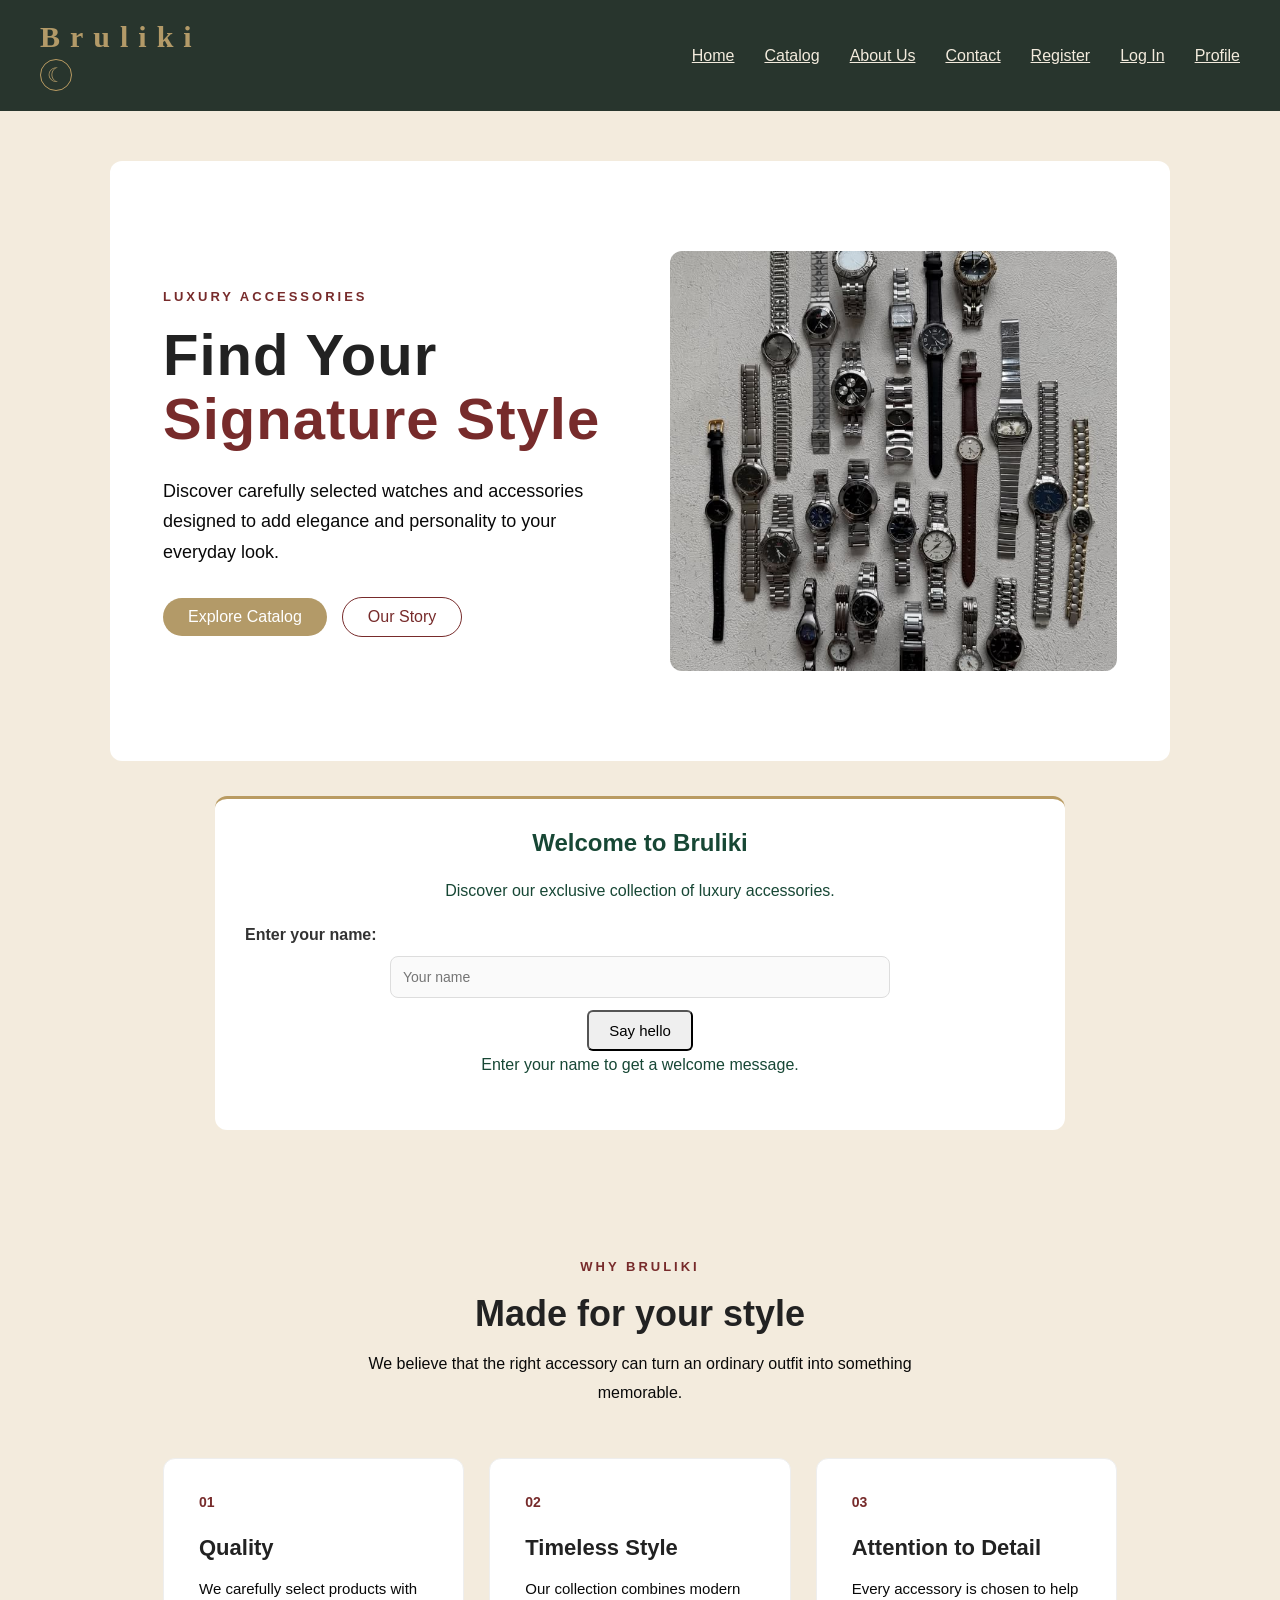
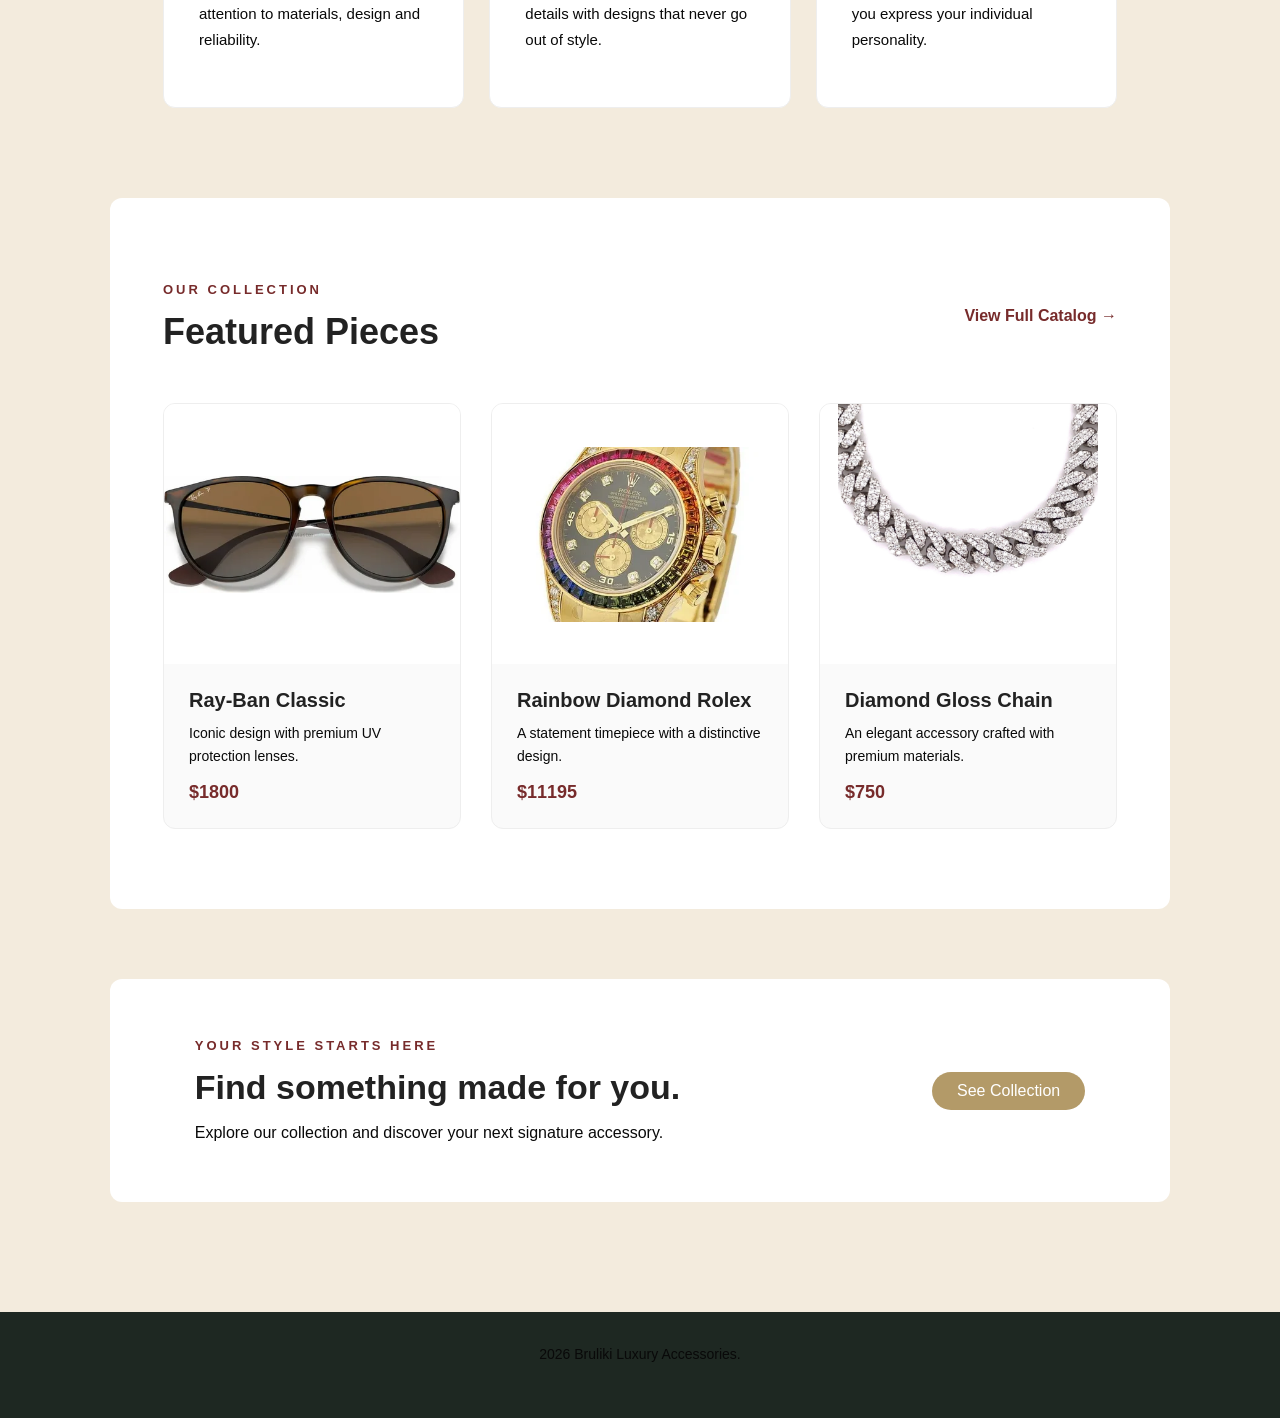
<file: index.html>
<!DOCTYPE html>
<html lang="en">
<head>
    <meta charset="UTF-8">
    <meta name="viewport" content="width=device-width, initial-scale=1.0">

    <title>Bruliki | Luxury Accessories</title>

<link rel="icon" type="image/jpeg" href="images/star.jpg">
    <link rel="stylesheet" href="css/style.css">
    <link rel="stylesheet" href="css/responsive.css">
</head>
    
<body>


    <header>
        <div class="logo">
            <a href="index.html">Bruliki</a>

            <button
                type="button"
                id="themeButton"
                class="theme-toggle"
                aria-label="Switch to dark theme"
                title="Switch theme"
            >
                <span id="themeIcon" aria-hidden="true">☾</span>
            </button>
        </div>

        <nav>
            <ul>
                <li><a href="index.html" aria-current="page">Home</a></li>
                <li><a href="catalog.html">Catalog</a></li>
                <li><a href="about.html">About Us</a></li>
                <li><a href="contact.html">Contact</a></li>
                <li><a href="register.html">Register</a></li>
                <li><a href="login.html">Log In</a></li>
                <li><a href="profile.html">Profile</a></li>
            </ul>
        </nav>
    </header>

    <main>

    
        <section class="hero">

            <div class="hero-content">

                <p class="hero-label">LUXURY ACCESSORIES</p>

                <h1>
                    Find Your
                    <span>Signature Style</span>
                </h1>

                <p class="hero-text">
                    Discover carefully selected watches and accessories
                    designed to add elegance and personality to your
                    everyday look.
                </p>

                <div class="hero-buttons">
                    <a href="catalog.html" class="btn">Explore Catalog</a>
                    <a href="about.html" class="secondary-btn">Our Story</a>
                </div>

            </div>

            <div class="hero-image">
                <img
                    src="images/watches.jpg"
                    alt="Luxury watches from the Bruliki collection"
                >
            </div>

        </section>
        
        <section class="assignment-feature welcome-panel">

            <h2>Welcome to Bruliki</h2>

            <p>
                Discover our exclusive collection of luxury accessories.
            </p>

            <label for="visitorName">Enter your name:</label>

            <input
                type="text"
                id="visitorName"
                placeholder="Your name"
            >

            <button type="button" id="welcomeButton">
                Say hello
            </button>

            <p id="welcomeMessage" aria-live="polite">
                Enter your name to get a welcome message.
            </p>

        </section>

        <section class="why-bruliki">

            <div class="section-heading">
                <p class="section-label">WHY BRULIKI</p>

                <h2>Made for your style</h2>

                <p>
                    We believe that the right accessory can turn
                    an ordinary outfit into something memorable.
                </p>
            </div>

            <div class="benefits">

                <article class="benefit">
                    <div class="benefit-number">01</div>

                    <h3>Quality</h3>

                    <p>
                        We carefully select products with attention
                        to materials, design and reliability.
                    </p>
                </article>

                <article class="benefit">
                    <div class="benefit-number">02</div>

                    <h3>Timeless Style</h3>

                    <p>
                        Our collection combines modern details
                        with designs that never go out of style.
                    </p>
                </article>

                <article class="benefit">
                    <div class="benefit-number">03</div>

                    <h3>Attention to Detail</h3>

                    <p>
                        Every accessory is chosen to help you
                        express your individual personality.
                    </p>
                </article>

            </div>

        </section>

        <section class="featured">

            <div class="section-heading featured-heading">

                <div>
                    <p class="section-label">OUR COLLECTION</p>
                    <h2>Featured Pieces</h2>
                </div>

                <a href="catalog.html" class="view-link">
                    View Full Catalog →
                </a>

            </div>

            <div class="featured-grid">

                <article class="featured-card">

                    <div class="featured-image">
                        <img
                            src="images/glasses1.jpg"
                            alt="Ray-Ban Classic sunglasses"
                        >
                    </div>

                    <div class="featured-info">
                        <h3>Ray-Ban Classic</h3>

                        <p>
                            Iconic design with premium UV protection lenses.
                        </p>

                        <span class="featured-price">$1800</span>
                    </div>

                </article>

                <article class="featured-card">

                    <div class="featured-image">
                        <img
                            src="images/watch.jpg"
                            alt="Rainbow diamond Rolex watch"
                        >
                    </div>

                    <div class="featured-info">
                        <h3>Rainbow Diamond Rolex</h3>

                        <p>
                            A statement timepiece with a distinctive design.
                        </p>

                        <span class="featured-price">$11195</span>
                    </div>

                </article>

                <article class="featured-card">

                    <div class="featured-image">
                        <img
                            src="images/chain.jpg"
                            alt="Diamond Gloss Chain"
                        >
                    </div>

                    <div class="featured-info">
                        <h3>Diamond Gloss Chain</h3>

                        <p>
                            An elegant accessory crafted with premium materials.
                        </p>

                        <span class="featured-price">$750</span>
                    </div>

                </article>

            </div>

        </section>

        <section class="home-cta">

            <div>
                <p class="section-label">YOUR STYLE STARTS HERE</p>

                <h2>Find something made for you.</h2>

                <p>
                    Explore our collection and discover your next
                    signature accessory.
                </p>
            </div>

            <a href="catalog.html" class="btn">See Collection</a>

        </section>

    </main>

    <footer>
        <p>2026 Bruliki Luxury Accessories.</p>
    </footer>


<script src="https://code.jquery.com/jquery-3.7.1.min.js"></script>
<script src="js/team-interactions.js"></script>
</body>
</html>
</file>
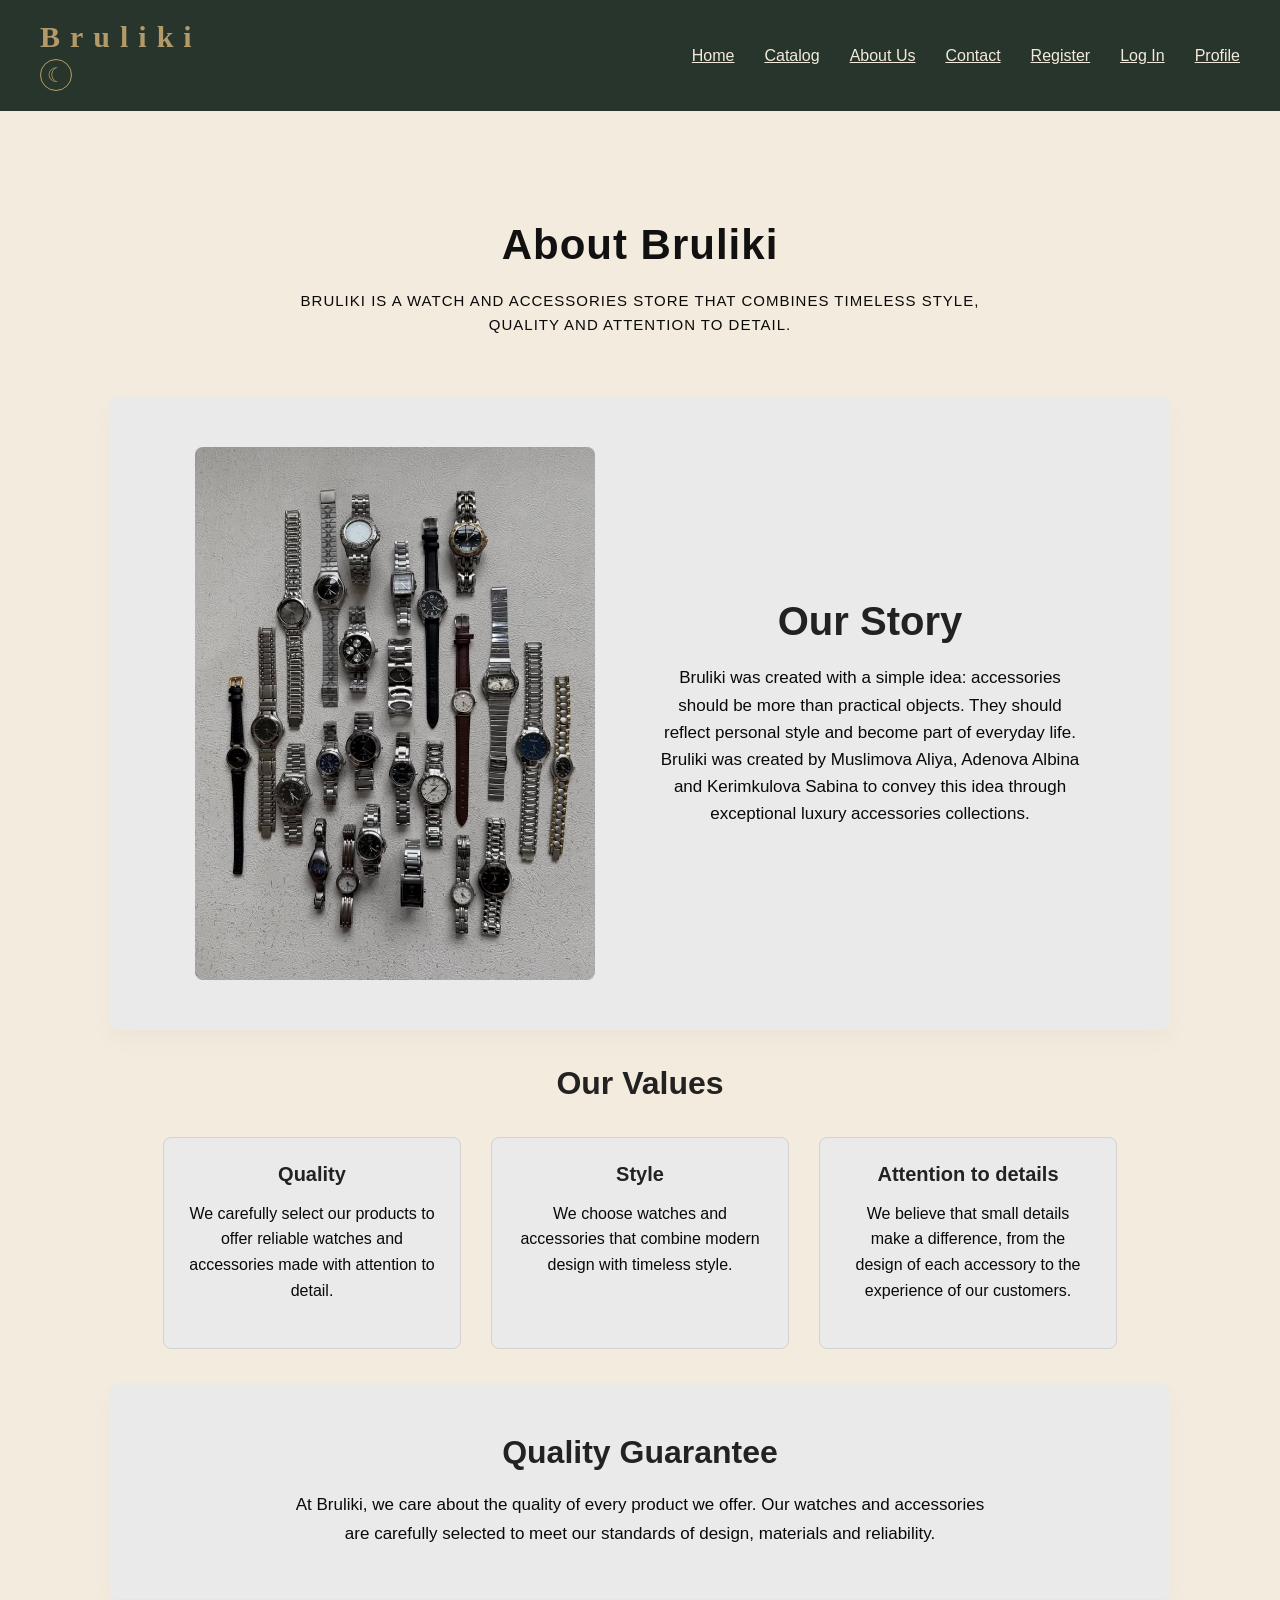
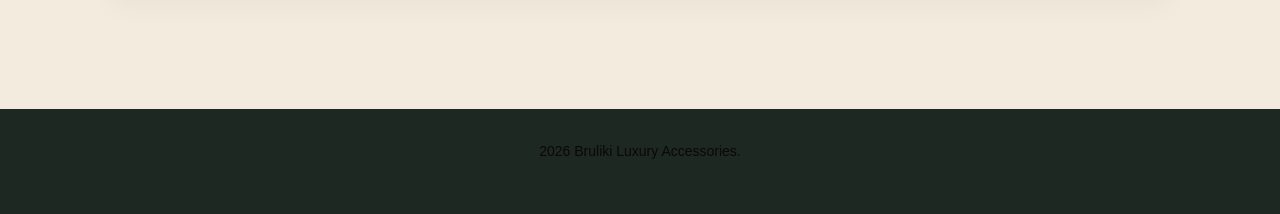
<file: about.html>
<!DOCTYPE html>
<html lang="en">

<head>
    <meta charset="UTF-8">
    <meta name="viewport" content="width=device-width, initial-scale=1.0">
    
    <title>About Us - Bruliki</title>

   <link rel="icon" type="image/jpeg" href="images/star.jpg">

    <link rel="stylesheet" href="css/style.css">
    <link rel="stylesheet" href="css/responsive.css">
</head>
<body>
    <header>
    <div class="logo">
        <a href="index.html">Bruliki</a>

        <button
            type="button"
            id="themeButton"
            class="theme-toggle"
            aria-label="Switch to dark theme"
            title="Switch theme"
        >
            <span id="themeIcon" aria-hidden="true">☾</span>
        </button>
    </div>
        <nav>
            <ul>
                <li><a href="index.html">Home</a></li>
                <li><a href="catalog.html">Catalog</a></li>
                <li><a href="about.html" aria-current="page">About Us</a></li>
                <li><a href="contact.html">Contact</a></li>
                <li><a href="register.html">Register</a></li>
                <li><a href="login.html">Log In</a></li>
                <li><a href="profile.html">Profile</a></li>
            </ul>
        </nav>
    </header>
    <main>
         <section class="about-intro">

            <h1>About Bruliki</h1>

            <p>
                Bruliki is a watch and accessories store that combines timeless
                style, quality and attention to detail.
            </p>

        </section>

        <section class="our-story">

            <img src="images/watches.jpg"
                 alt="Watches from the Bruliki's luxury watch collection">

            <div class="story-text">

                <h2>Our Story</h2>

                <p>
                    Bruliki was created with a simple idea: accessories should be
                    more than practical objects. They should reflect personal style
                    and become part of everyday life. 
                    Bruliki was created by Muslimova Aliya, Adenova Albina and Kerimkulova Sabina to convey this idea through exceptional luxury accessories collections. 
                </p>

            </div>

        </section>


        <section class="our-values">

            <h2>Our Values</h2>

            <div class="values-container">

                <article class="value">

                    <h3>Quality</h3>

                    <p>
                        We carefully select our products to offer reliable watches
                        and accessories made with attention to detail.
                    </p>

                </article>


                <article class="value">

                    <h3>Style</h3>

                    <p>
                        We choose watches and accessories that combine modern design
                        with timeless style.
                    </p>

                </article>


                <article class="value">

                    <h3>Attention to details</h3>

                    <p>
                        We believe that small details make a difference, from the
                        design of each accessory to the experience of our customers.
                    </p>

                </article>

            </div>

        </section>


        <section class="quality-guarantee">

            <h2>Quality Guarantee</h2>

            <p>
                At Bruliki, we care about the quality of every product we offer.
                Our watches and accessories are carefully selected to meet our
                standards of design, materials and reliability.
            </p>

        </section>
    </main>
    <footer>
        <p>2026 Bruliki Luxury Accessories.</p>
    </footer>
    
<script src="https://code.jquery.com/jquery-3.7.1.min.js"></script>
<script src="js/team-interactions.js"></script>
</body>
</html>
</file>
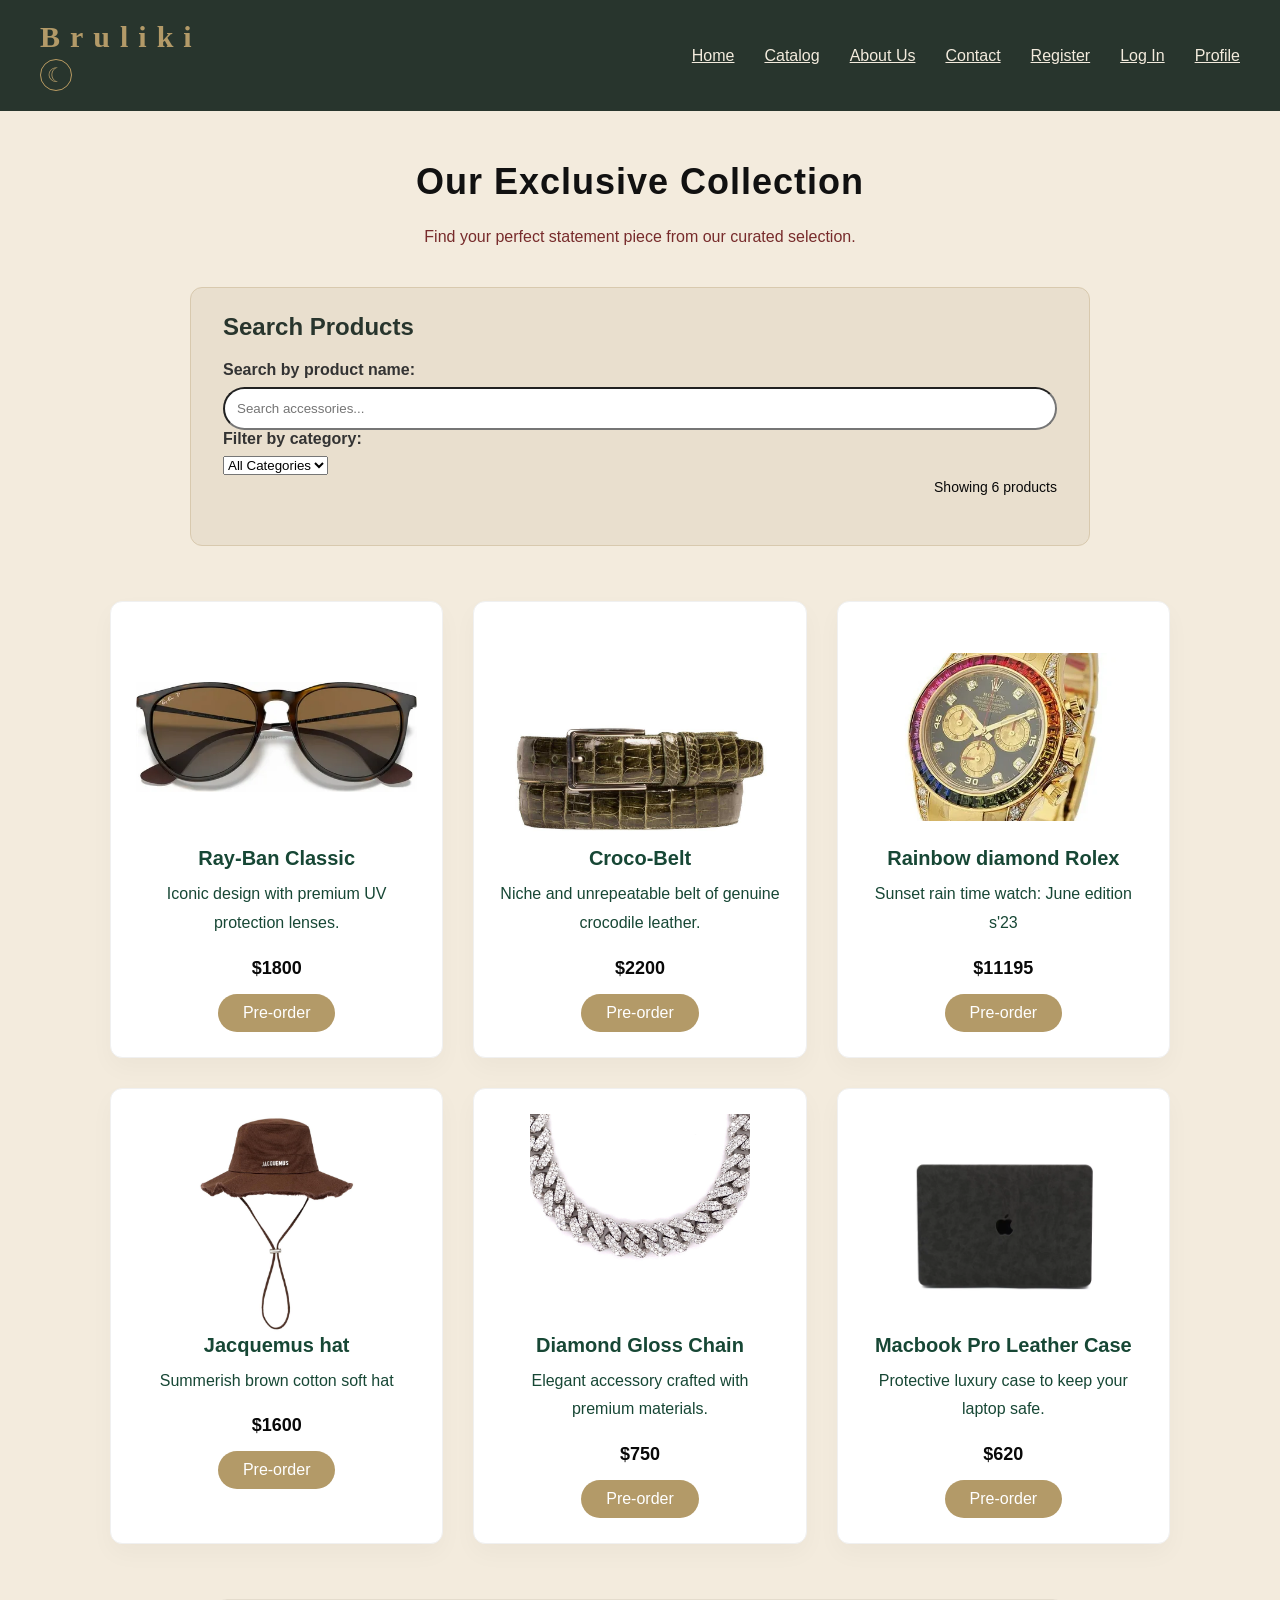
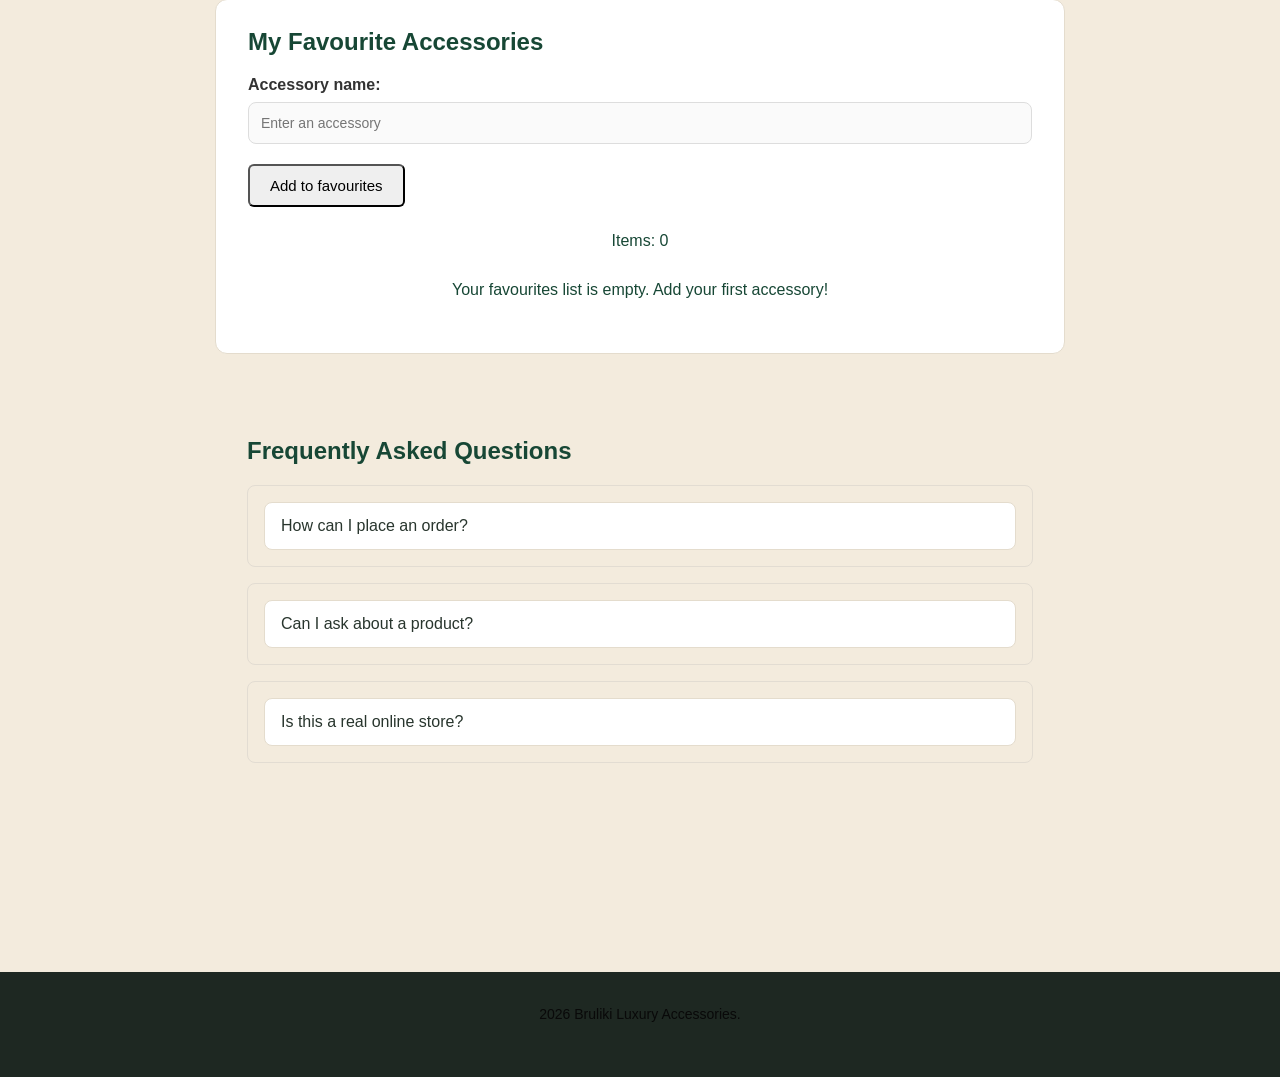
<file: catalog.html>
<!DOCTYPE html>
<html lang="en">
<head>
    <meta charset="UTF-8">
    <meta name="viewport" content="width=device-width, initial-scale=1.0">

    <title>Catalog - Bruliki</title>

  <link rel="icon" type="image/jpeg" href="images/star.jpg">
    <link rel="stylesheet" href="css/style.css">
    <link rel="stylesheet" href="css/responsive.css">
</head>

<body>
   <header>
    <div class="logo">
        <a href="index.html">Bruliki</a>

        <button
            type="button"
            id="themeButton"
            class="theme-toggle"
            aria-label="Switch to dark theme"
            title="Switch theme"
        >
            <span id="themeIcon" aria-hidden="true">☾</span>
        </button>
    </div>

        <nav>
            <ul>
                <li><a href="index.html">Home</a></li>
                <li><a href="catalog.html" aria-current="page">Catalog</a></li>
                <li><a href="about.html">About Us</a></li>
                <li><a href="contact.html">Contact</a></li>
                <li><a href="register.html">Register</a></li>
                <li><a href="login.html">Log In</a></li>
                <li><a href="profile.html">Profile</a></li>
            </ul>
        </nav>
    </header>

    <main>
        <h1>Our Exclusive Collection</h1>

        <p class="catalog-subtitle">
            Find your perfect statement piece from our curated selection.
        </p>

        <section class="assignment-feature search-panel">
            <h2>Search Products</h2>

            <label for="productSearch">Search by product name:</label>
            <input
                type="search"
                id="productSearch"
                placeholder="Search accessories..."
            >

            <label for="categoryFilter">Filter by category:</label>
            <select id="categoryFilter">
                <option value="all">All Categories</option>
                <option value="glasses">Sunglasses</option>
                <option value="belts">Belts</option>
                <option value="watches">Watches</option>
                <option value="hats">Hats</option>
                <option value="jewelry">Jewelry</option>
                <option value="cases">Cases</option>
            </select>

            <p id="searchCount" aria-live="polite">Showing 6 products</p>
            <p id="noResults" hidden>No results found.</p>
        </section>

        <div class="grid-container">

            <div class="card product-card" data-category="glasses">
                <img
                    src="images/glasses1.jpg"
                    class="card-image"
                    alt="Ray-Ban Classic sunglasses"
                >
                <h3>Ray-Ban Classic</h3>
                <p>Iconic design with premium UV protection lenses.</p>
                <div class="price">$1800</div>
                <a href="contact.html" class="btn">Pre-order</a>
            </div>

            <div class="card product-card" data-category="belts">
                <img
                    src="images/belt.jpg"
                    class="card-image"
                    alt="Croco-Belt"
                >
                <h3>Croco-Belt</h3>
                <p>Niche and unrepeatable belt of genuine crocodile leather.</p>
                <div class="price">$2200</div>
                <a href="contact.html" class="btn">Pre-order</a>
            </div>

            <div class="card product-card" data-category="watches">
                <img
                    src="images/watch.jpg"
                    class="card-image"
                    alt="Rainbow diamond Rolex watch"
                >
                <h3>Rainbow diamond Rolex</h3>
                <p>Sunset rain time watch: June edition s'23</p>
                <div class="price">$11195</div>
                <a href="contact.html" class="btn">Pre-order</a>
            </div>

            <div class="card product-card" data-category="hats">
                <img
                    src="images/hat.jpg"
                    class="card-image"
                    alt="Jacquemus summer hat"
                >
                <h3>Jacquemus hat</h3>
                <p>Summerish brown cotton soft hat</p>
                <div class="price">$1600</div>
                <a href="contact.html" class="btn">Pre-order</a>
            </div>

            <div class="card product-card" data-category="jewelry">
                <img
                    src="images/chain.jpg"
                    class="card-image"
                    alt="Diamond Gloss Chain"
                >
                <h3>Diamond Gloss Chain</h3>
                <p>Elegant accessory crafted with premium materials.</p>
                <div class="price">$750</div>
                <a href="contact.html" class="btn">Pre-order</a>
            </div>

            <div class="card product-card" data-category="cases">
                <img
                    src="images/case.jpg"
                    class="card-image"
                    alt="Macbook Pro Leather Case"
                >
                <h3>Macbook Pro Leather Case</h3>
                <p>Protective luxury case to keep your laptop safe.</p>
                <div class="price">$620</div>
                <a href="contact.html" class="btn">Pre-order</a>
            </div>

        </div>

    
        <section class="assignment-feature favorites-panel">
            
            <h2>My Favourite Accessories</h2>

            <form id="favoriteForm">
                <label for="favoriteInput">Accessory name:</label>

                <input
                    type="text"
                    id="favoriteInput"
                    placeholder="Enter an accessory"
                >

                <button type="submit">Add to favourites</button>
            </form>

            <p id="favoriteError" aria-live="polite"></p>
            <p id="favoriteCount">Items: 0</p>

            <p id="favoriteEmpty">
                Your favourites list is empty. Add your first accessory!
            </p>

              <p id="favoriteSuccess"
   class="favorite-success"
   aria-live="polite"
   style="display: none;">
</p>
            
            <ul id="favoriteList"></ul>
        </section>

        <section class="assignment-feature faq-panel">
            <h2>Frequently Asked Questions</h2>

            <div class="faq-item">
                <button
                    type="button"
                    class="faq-question"
                    aria-expanded="false"
                    aria-controls="faq1"
                >
                    How can I place an order?
                </button>

                <p id="faq1" class="faq-answer">
                    Choose a product and click Pre-order to contact us.
                </p>
            </div>

            <div class="faq-item">
                <button
                    type="button"
                    class="faq-question"
                    aria-expanded="false"
                    aria-controls="faq2"
                >
                    Can I ask about a product?
                </button>

                <p id="faq2" class="faq-answer">
                    Yes, you can send us a message through the Contact page.
                </p>
            </div>

            <div class="faq-item">
                <button
                    type="button"
                    class="faq-question"
                    aria-expanded="false"
                    aria-controls="faq3"
                >
                    Is this a real online store?
                </button>

                <p id="faq3" class="faq-answer">
                    This is a student project. Orders are not processed.
                </p>
            </div>
        </section>

    </main>

    <footer>
        <p>2026 Bruliki Luxury Accessories.</p>
    </footer>

<script src="https://code.jquery.com/jquery-3.7.1.min.js"></script>
<script src="js/team-interactions.js"></script>
</body>
</html>
</file>
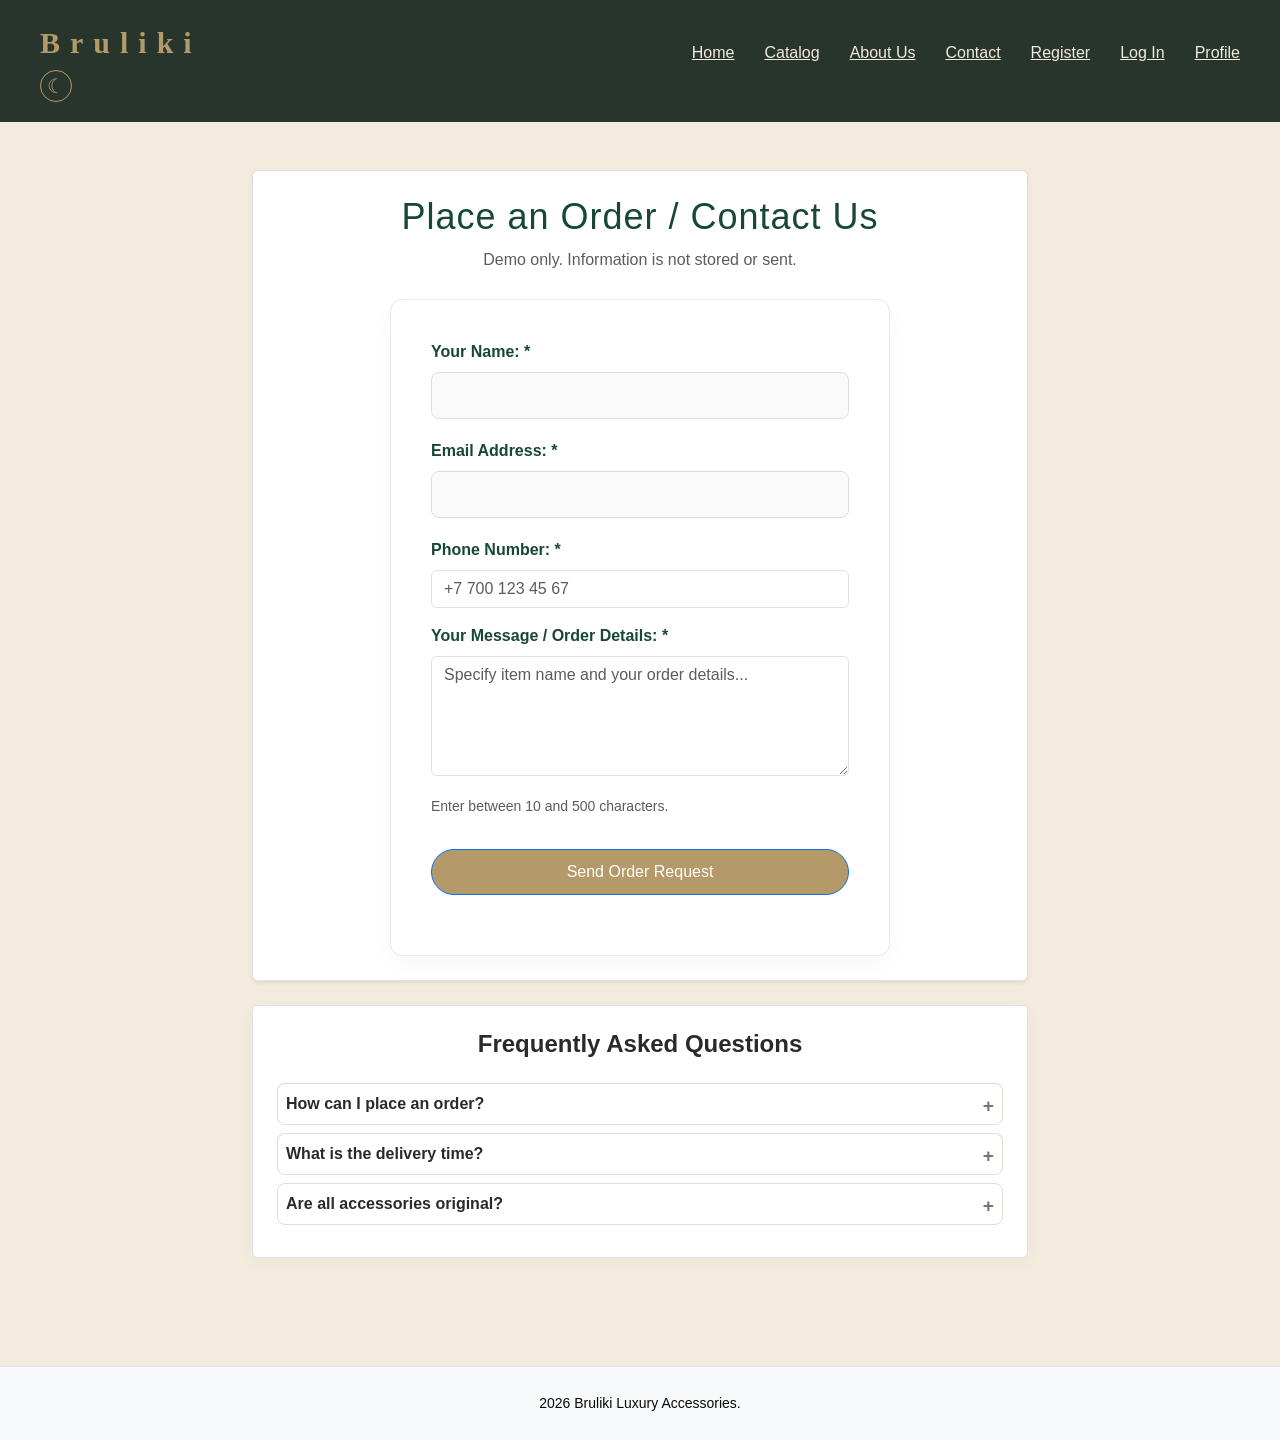
<file: contact.html>
<!DOCTYPE html>
<html lang="en">
<head>
    <meta charset="UTF-8">
    <meta name="viewport" content="width=device-width, initial-scale=1.0">

    <title>Contact Us - Bruliki</title>

<link rel="icon" type="image/jpeg" href="images/star.jpg">

    <link
        href="https://cdn.jsdelivr.net/npm/bootstrap@5.3.2/dist/css/bootstrap.min.css"
        rel="stylesheet"
    >

    <link rel="stylesheet" href="css/style.css">
    <link rel="stylesheet" href="css/responsive.css">
</head>

<body>
   <header>
    <div class="logo">
        <a href="index.html">Bruliki</a>

        <button
            type="button"
            id="themeButton"
            class="theme-toggle"
            aria-label="Switch to dark theme"
            title="Switch theme"
        >
            <span id="themeIcon" aria-hidden="true">☾</span>
        </button>
    </div>

        <nav>
            <ul>
                <li><a href="index.html">Home</a></li>
                <li><a href="catalog.html">Catalog</a></li>
                <li><a href="about.html">About Us</a></li>
                <li><a href="contact.html" aria-current="page">Contact</a></li>
                <li><a href="register.html">Register</a></li>
                <li><a href="login.html">Log In</a></li>
                <li><a href="profile.html">Profile</a></li>
            </ul>
        </nav>
    </header>

    <main class="contact-main py-5">
        <div class="container" style="max-width: 800px;">

            <div
                id="registrationSuccessAlert"
                class="alert alert-success d-none mb-4"
                role="status"
                aria-live="polite"
            >
                <strong>Registration successful!</strong>
                Welcome to Bruliki. Your details have been filled in below.
                Please complete your order request.
            </div>

            <section class="form-section p-4 border rounded shadow-sm bg-white">

                <h1 class="mb-2 text-center">
                    Place an Order / Contact Us
                </h1>

                <p
                    id="demo-note"
                    class="text-center text-muted mb-4"
                >
                    Demo only. Information is not stored or sent.
                </p>

                <form
                    id="contactForm"
                    class="needs-validation"
                    novalidate
                    aria-describedby="demo-note"
                >

                    <div class="mb-3">
                        <label for="username" class="form-label">
                            Your Name: *
                        </label>

                        <input
                            type="text"
                            class="form-control"
                            id="username"
                            name="username"
                            required
                            minlength="2"
                            autocomplete="name"
                            aria-describedby="name-feedback"
                        >

                        <div class="valid-feedback">
                            Looks good!
                        </div>

                        <div
                            id="name-feedback"
                            class="invalid-feedback"
                        >
                            Please enter your name (minimum 2 characters).
                        </div>
                    </div>

                    <div class="mb-3">
                        <label for="email" class="form-label">
                            Email Address: *
                        </label>

                        <input
                            type="email"
                            class="form-control"
                            id="email"
                            name="email"
                            required
                            autocomplete="email"
                            aria-describedby="email-feedback"
                        >

                        <div class="valid-feedback">
                            Valid email!
                        </div>

                        <div
                            id="email-feedback"
                            class="invalid-feedback"
                        >
                            Please provide a valid email address.
                        </div>
                    </div>
                    <div class="mb-3">
                        <label for="phone" class="form-label">
                            Phone Number: *
                        </label>
                        <input
                            type="tel"
                            class="form-control"
                            id="phone"
                            name="phone"
                            placeholder="+7 700 123 45 67"
                            pattern="^\+?[0-9\s()-]{10,20}$"
                            required
                            autocomplete="tel"
                            aria-describedby="phone-feedback"
                        >

    <div class="invalid-feedback" id="phone-feedback">
        Please enter a valid phone number.
    </div>
</div>


                    <div class="mb-3">
                        <label for="comment" class="form-label">
                            Your Message / Order Details: *
                        </label>

                        <textarea
                            class="form-control"
                            id="comment"
                            name="comment"
                            rows="5"
                            required
                            minlength="10"
                            maxlength="500"
                            placeholder="Specify item name and your order details..."
                            aria-describedby="message-help message-feedback"
                        ></textarea>

                        <div id="message-help" class="form-text">
                            Enter between 10 and 500 characters.
                        </div>

                        <div class="valid-feedback">
                            Message looks great!
                        </div>

                        <div
                            id="message-feedback"
                            class="invalid-feedback"
                        >
                            Message must be between 10 and 500 characters.
                        </div>
                    </div>

                    <button
                        type="submit"
                        class="btn btn-primary w-100 mt-3"
                    >
                        Send Order Request
                    </button>

                    <p
                        id="contactFeedback"
                        class="mt-3"
                        role="status"
                        aria-live="polite"
                    ></p>

                </form>
            </section>

            <section class="faq-section p-4 border rounded bg-white mt-4">

                <h2 class="mb-4 text-center">
                    Frequently Asked Questions
                </h2>

                <details class="faq-item mb-2 p-2 border-bottom">
                    <summary class="fw-semibold">
                        How can I place an order?
                    </summary>

                    <p class="mt-2 text-muted">
                        You can pre-order any item through our catalog
                        by filling out this form with product details.
                    </p>
                </details>

                <details class="faq-item mb-2 p-2 border-bottom">
                    <summary class="fw-semibold">
                        What is the delivery time?
                    </summary>

                    <p class="mt-2 text-muted">
                        Delivery usually takes from 3 to 5 business
                        days across Kazakhstan.
                    </p>
                </details>

                <details class="faq-item mb-2 p-2">
                    <summary class="fw-semibold">
                        Are all accessories original?
                    </summary>

                    <p class="mt-2 text-muted">
                        This is a student project. Please contact us
                        for product information.
                    </p>
                </details>

            </section>

        </div>
    </main>

    <footer class="text-center py-4 bg-light border-top">
        <p class="mb-0">2026 Bruliki Luxury Accessories.</p>
    </footer>

  <script src="https://cdn.jsdelivr.net/npm/bootstrap@5.3.2/dist/js/bootstrap.bundle.min.js"></script>
<script src="https://code.jquery.com/jquery-3.7.1.min.js"></script>
<script src="js/team-interactions.js"></script>
<script src="js/contact-form.js"></script>
</body>
</html>
</file>
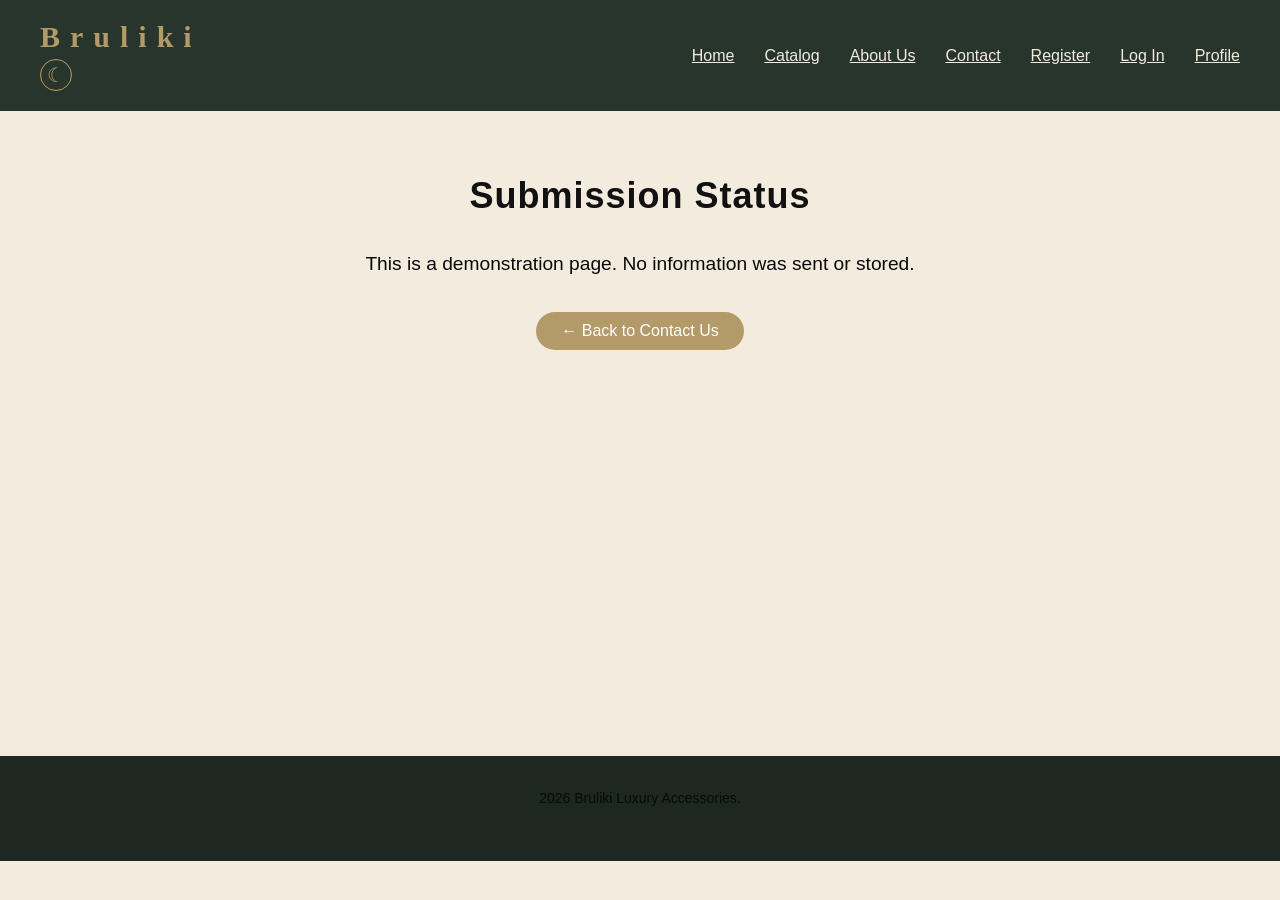
<file: demo-result.html>
<!DOCTYPE html>
<html lang="en">
<head>
    <meta charset="UTF-8">
    <meta name="viewport" content="width=device-width, initial-scale=1.0">
    <title>Demo Result - Bruliki</title>
<link rel="icon" type="image/jpeg" href="images/star.jpg">
    
    <link rel="stylesheet" href="css/style.css">
    <link rel="stylesheet" href="css/responsive.css">
</head>
<body>

    <header>
    <div class="logo">
        <a href="index.html">Bruliki</a>

        <button
            type="button"
            id="themeButton"
            class="theme-toggle"
            aria-label="Switch to dark theme"
            title="Switch theme"
        >
            <span id="themeIcon" aria-hidden="true">☾</span>
        </button>
    </div>
        <nav>
            <ul>
                <li><a href="index.html">Home</a></li>
                <li><a href="catalog.html">Catalog</a></li>
                <li><a href="about.html">About Us</a></li>
                <li><a href="contact.html">Contact</a></li>
                <li><a href="register.html">Register</a></li>
                <li><a href="login.html">Log In</a></li>
                <li><a href="profile.html">Profile</a></li>
            </ul>
        </nav>
    </header>

    <main style="padding: 4rem 2rem; text-align: center;">
        <div class="container" style="max-width: 600px; margin: 0 auto;">
            <h1>Submission Status</h1>
            
            <p style="font-size: 1.2rem; margin: 2rem 0; line-height: 1.6;">
                This is a demonstration page. No information was sent or stored.
            </p>

            <a href="contact.html" class="btn" style="display: inline-block; text-decoration: none;">
                ← Back to Contact Us
            </a>
        </div>
    </main>

    <footer>
        <p>2026 Bruliki Luxury Accessories.</p>
    </footer>

</body>
</html>
</file>
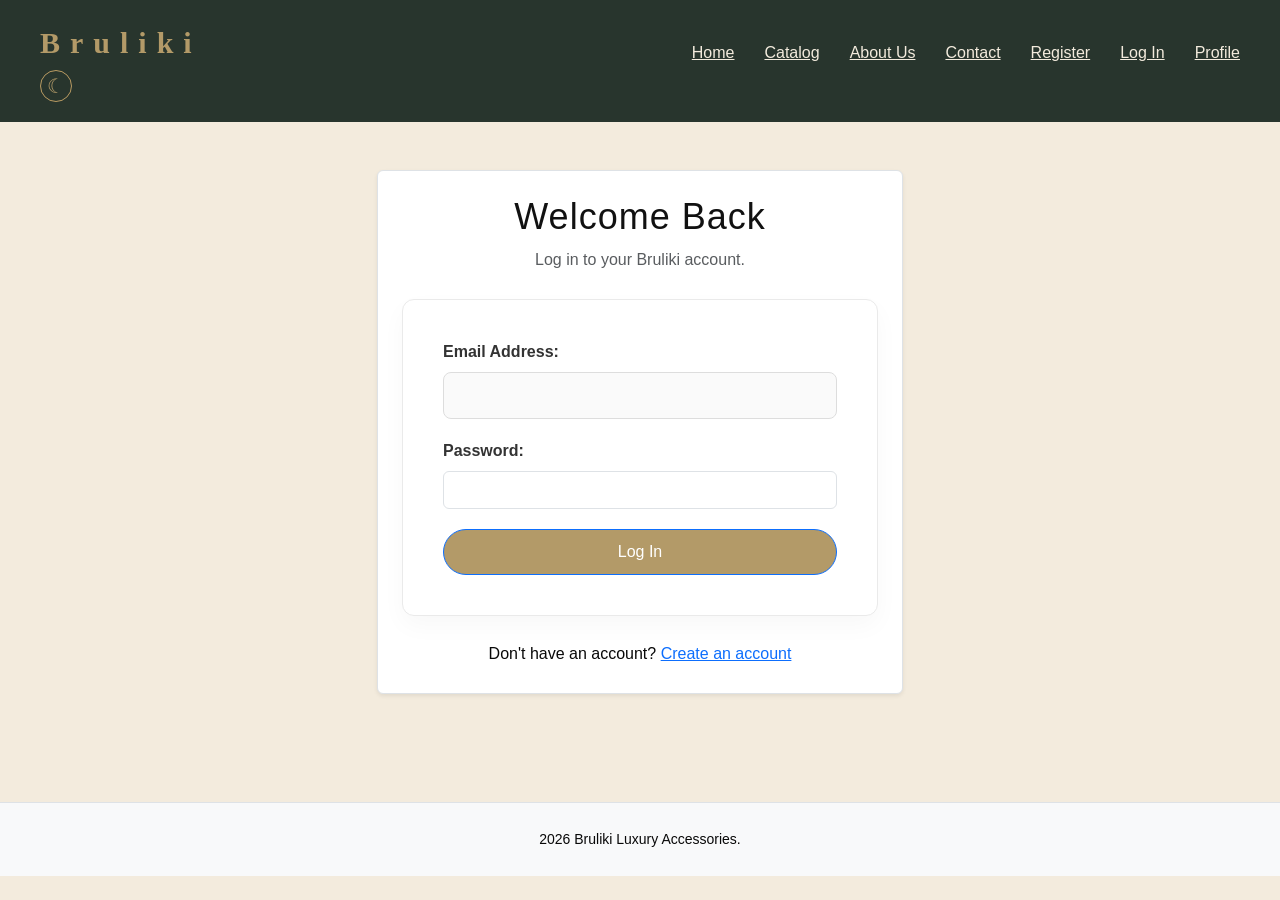
<file: login.html>
<!DOCTYPE html>
<html lang="en">
<head>
    <meta charset="UTF-8">
    <meta name="viewport" content="width=device-width, initial-scale=1.0">
    <title>Log In - Bruliki</title>

    <link rel="icon" type="image/jpeg" href="images/star.jpg">
    <link href="https://cdn.jsdelivr.net/npm/bootstrap@5.3.2/dist/css/bootstrap.min.css" rel="stylesheet">
    <link rel="stylesheet" href="css/style.css">
    <link rel="stylesheet" href="css/responsive.css">
</head>

<body>
    <header>
        <div class="logo">
            <a href="index.html">Bruliki</a>
            <button type="button" id="themeButton" class="theme-toggle"
                    aria-label="Switch to dark theme" title="Switch theme">
                <span id="themeIcon" aria-hidden="true">☾</span>
            </button>
        </div>

        <nav>
            <ul>
                <li><a href="index.html">Home</a></li>
                <li><a href="catalog.html">Catalog</a></li>
                <li><a href="about.html">About Us</a></li>
                <li><a href="contact.html">Contact</a></li>
                <li><a href="register.html">Register</a></li>
                <li><a href="login.html" aria-current="page">Log In</a></li>
                <li><a href="profile.html">Profile</a></li>
            </ul>
        </nav>
    </header>

    <main class="py-5">
        <div class="container" style="max-width: 550px;">
            <section class="p-4 border rounded shadow-sm bg-white">
                <h1 class="text-center mb-2">Welcome Back</h1>
                <p class="text-center text-muted mb-4">
                    Log in to your Bruliki account.
                </p>

                <form id="loginForm" novalidate>
                    <div class="mb-3">
                        <label for="loginEmail" class="form-label">Email Address:</label>
                        <input type="email" class="form-control" id="loginEmail"
                               autocomplete="email" required>
                        <div class="invalid-feedback">
                            Please enter a valid email address.
                        </div>
                    </div>

                    <div class="mb-3">
                        <label for="loginPassword" class="form-label">Password:</label>
                        <input type="password" class="form-control" id="loginPassword"
                               autocomplete="current-password" required>
                        <div class="invalid-feedback">
                            Please enter your password.
                        </div>
                    </div>

                    <p id="loginFeedback" class="mt-3" role="status"
                       aria-live="polite"></p>

                    <button type="submit" class="btn btn-primary w-100">
                        Log In
                    </button>
                </form>

                <p class="text-center mt-4 mb-0">
                    Don't have an account?
                    <a href="register.html">Create an account</a>
                </p>
            </section>
        </div>
    </main>

    <footer class="text-center py-4 bg-light border-top">
        <p class="mb-0">2026 Bruliki Luxury Accessories.</p>
    </footer>

    <script src="https://code.jquery.com/jquery-3.7.1.min.js"></script>
    <script src="js/team-interactions.js"></script>
    <script src="js/auth.js"></script>
</body>
</html>
</file>
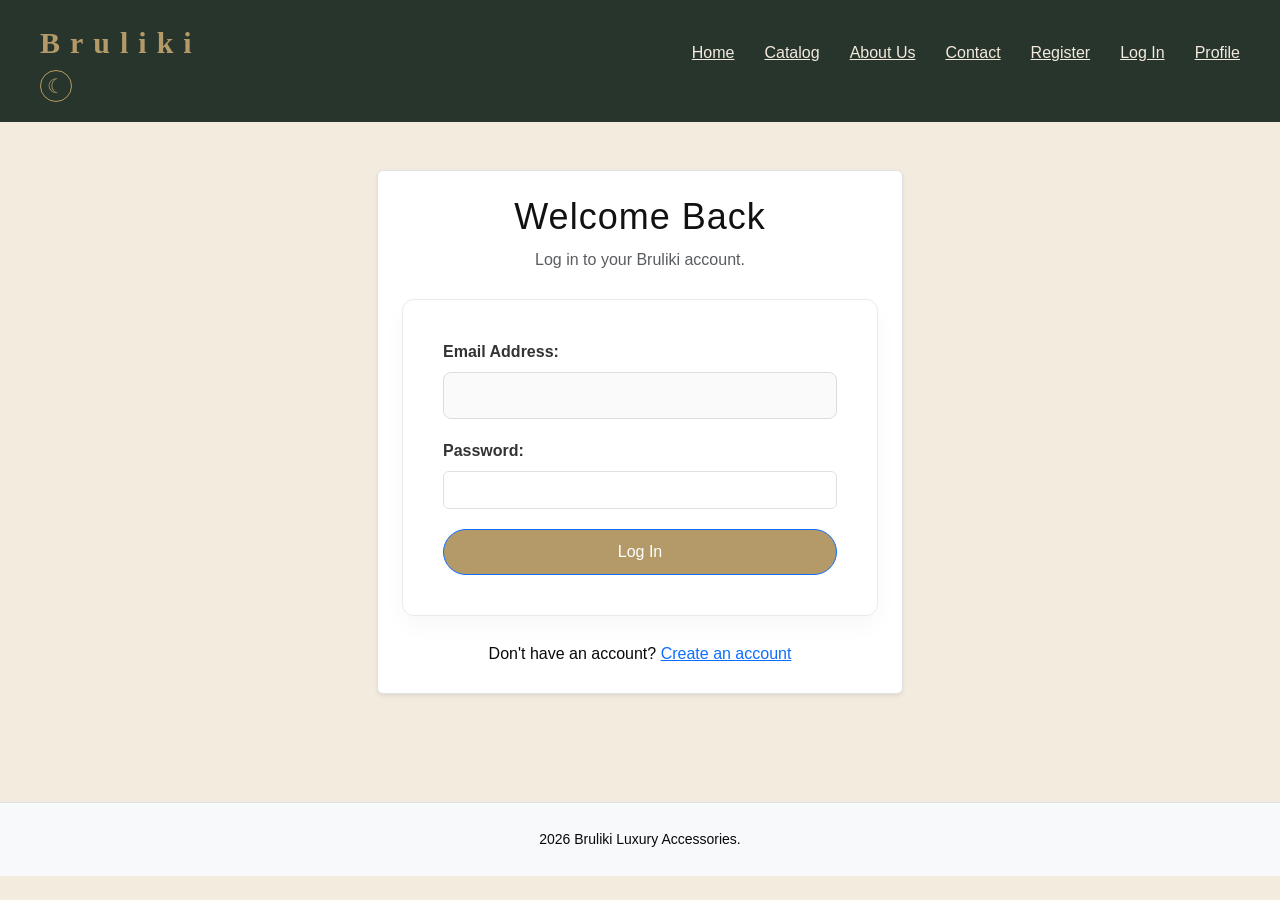
<file: profile.html>
<!DOCTYPE html>
<html lang="en">
<head>
    <meta charset="UTF-8">
    <meta name="viewport" content="width=device-width, initial-scale=1.0">
    <title>My Profile - Bruliki</title>

    <link rel="icon" type="image/jpeg" href="images/star.jpg">
    <link href="https://cdn.jsdelivr.net/npm/bootstrap@5.3.2/dist/css/bootstrap.min.css" rel="stylesheet">
    <link rel="stylesheet" href="css/style.css">
    <link rel="stylesheet" href="css/responsive.css">
</head>

<body>
    <header>
        <div class="logo">
            <a href="index.html">Bruliki</a>
            <button type="button" id="themeButton" class="theme-toggle"
                    aria-label="Switch to dark theme" title="Switch theme">
                <span id="themeIcon" aria-hidden="true">☾</span>
            </button>
        </div>

        <nav>
            <ul>
                <li><a href="index.html">Home</a></li>
                <li><a href="catalog.html">Catalog</a></li>
                <li><a href="about.html">About Us</a></li>
                <li><a href="contact.html">Contact</a></li>
                <li><a href="register.html">Register</a></li>
                <li><a href="login.html">Log In</a></li>
                <li><a href="profile.html" aria-current="page">Profile</a></li>
            </ul>
        </nav>
    </header>

    <main class="py-5">
        <div class="container" style="max-width: 650px;">
            <section class="p-4 border rounded shadow-sm bg-white">
                <h1 class="text-center mb-2">My Profile</h1>
                <p class="text-center text-muted mb-4">
                    Welcome to your Bruliki account.
                </p>

                <div class="mb-3">
                    <strong>Name:</strong>
                    <span id="profileName"></span>
                </div>

                <div class="mb-3">
                    <strong>Email:</strong>
                    <span id="profileEmail"></span>
                </div>

                <div class="mb-3">
                    <strong>Phone:</strong>
                    <span id="profilePhone"></span>
                </div>

                <div class="mb-4">
                    <strong>Country:</strong>
                    <span id="profileCountry"></span>
                </div>

                <button type="button" id="logoutButton"
                        class="btn btn-outline-secondary w-100">
                    Log Out
                </button>
            </section>
        </div>
    </main>

    <footer class="text-center py-4 bg-light border-top">
        <p class="mb-0">2026 Bruliki Luxury Accessories.</p>
    </footer>

    <script src="https://code.jquery.com/jquery-3.7.1.min.js"></script>
    <script src="js/team-interactions.js"></script>
    <script src="js/auth.js"></script>
</body>
</html>
</file>
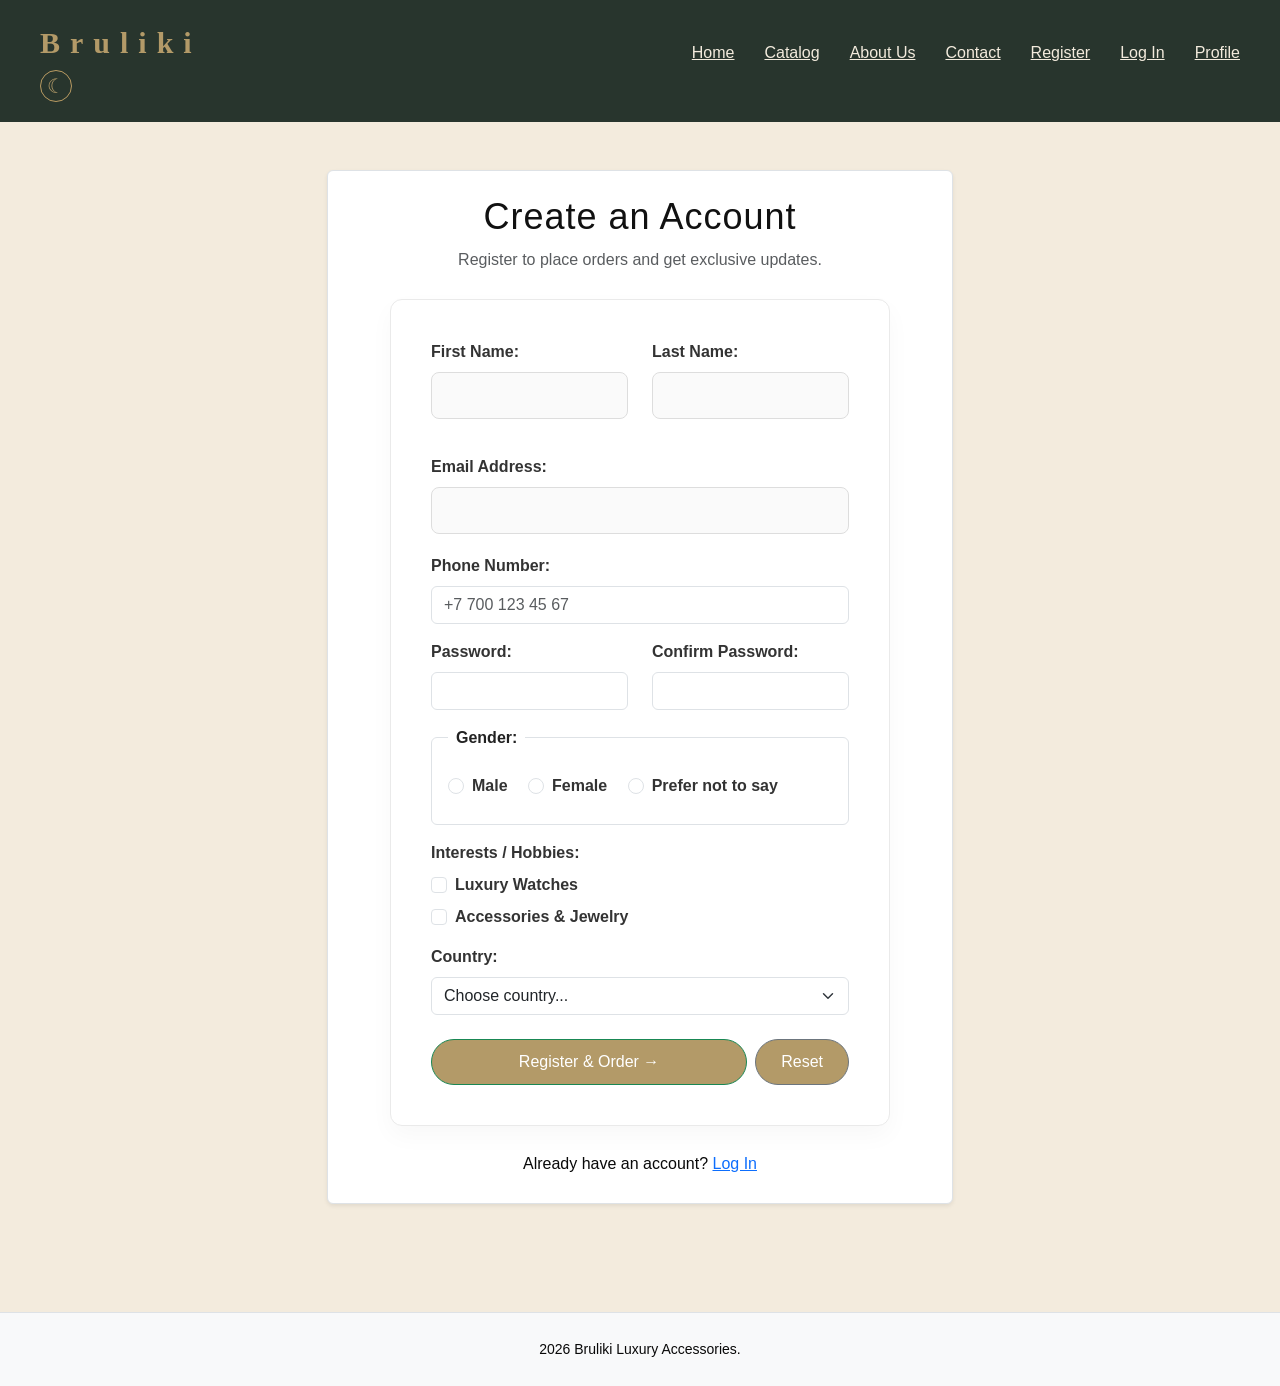
<file: register.html>
<!DOCTYPE html>
<html lang="en">
<head>
    <meta charset="UTF-8">
    <meta name="viewport" content="width=device-width, initial-scale=1.0">
    <title>Register - Bruliki</title>

   <link rel="icon" type="image/jpeg" href="images/star.jpg">
    
    <link href="https://cdn.jsdelivr.net/npm/bootstrap@5.3.2/dist/css/bootstrap.min.css" rel="stylesheet">
    
    <link rel="stylesheet" href="css/style.css">
    <link rel="stylesheet" href="css/responsive.css">
</head>

<body>
   <header>
    <div class="logo">
        <a href="index.html">Bruliki</a>

        <button
            type="button"
            id="themeButton"
            class="theme-toggle"
            aria-label="Switch to dark theme"
            title="Switch theme"
        >
            <span id="themeIcon" aria-hidden="true">☾</span>
        </button>
    </div>
        <nav>
            <ul>
                <li><a href="index.html">Home</a></li>
                <li><a href="catalog.html">Catalog</a></li>
                <li><a href="about.html">About Us</a></li>
                <li><a href="contact.html">Contact</a></li>
                <li><a href="register.html" aria-current="page">Register</a></li>
                <li><a href="login.html">Log In</a></li>
                <li><a href="profile.html">Profile</a></li>
            </ul>
        </nav>
    </header>

    <main class="py-5">
        <div class="container" style="max-width: 650px;">
            <section class="p-4 border rounded shadow-sm bg-white">
                <h1 class="text-center mb-2">Create an Account</h1>
                <p class="text-center text-muted mb-4">Register to place orders and get exclusive updates.</p>
                
                <form id="registerForm" class="needs-validation" novalidate>
                    <div class="row">
                        <div class="col-md-6 mb-3">
                            <label for="firstName" class="form-label">First Name:</label>
                            <input type="text" class="form-control" id="firstName" name="firstName" required minlength="2">
                            <div class="valid-feedback">Looks good!</div>
                            <div class="invalid-feedback">Minimum 2 characters required.</div>
                        </div>
                        <div class="col-md-6 mb-3">
                            <label for="lastName" class="form-label">Last Name:</label>
                            <input type="text" class="form-control" id="lastName" name="lastName" required minlength="2">
                            <div class="valid-feedback">Looks good!</div>
                            <div class="invalid-feedback">Minimum 2 characters required.</div>
                        </div>
                    </div>

                    <div class="mb-3">
                        <label for="regEmail" class="form-label">Email Address:</label>
                        <input type="email" class="form-control" id="regEmail" name="regEmail" required autocomplete="email">
                        <div class="valid-feedback">Valid email!</div>
                        <div class="invalid-feedback">Please enter a valid email address.</div>
                    </div>
                    <div class="mb-3">
                        <label for="regPhone" class="form-label">Phone Number:</label>
                        <input
                            type="tel"
                            class="form-control"
                            id="regPhone"
                            name="regPhone"
                            placeholder="+7 700 123 45 67"
                            pattern="^\+?[0-9\s()-]{10,20}$"
                            required
                            autocomplete="tel"
                        >
                        <div class="valid-feedback">Valid phone number!</div>
                        <div class="invalid-feedback">
                            Please enter a valid phone number.
                        </div>
                    </div>

                    <div class="row">
                        <div class="col-md-6 mb-3">
                            <label for="password" class="form-label">Password:</label>
                            <input type="password" class="form-control" id="password" name="password"
                                required minlength="8" autocomplete="new-password">                            
                            <div class="valid-feedback">Strong password!</div>
                            <div class="invalid-feedback">
                                Use at least 8 characters, including uppercase, lowercase,
                                a number and a special character.
                            </div>                        
                        </div>
                        
                        <div class="col-md-6 mb-3">
                            <label for="confirmPassword" class="form-label">Confirm Password:</label>
                            <input type="password" class="form-control" id="confirmPassword" name="confirmPassword" required minlength="8">
                            <div class="valid-feedback">Passwords match!</div>
                            <div class="invalid-feedback">Passwords must match.</div>
                        </div>
                    </div>

                    <fieldset class="mb-3 border p-3 rounded">
                        <legend class="float-none w-auto px-2 fs-6 fw-semibold">Gender:</legend>
                        <div class="form-check form-check-inline">
                            <input class="form-check-input" type="radio" name="gender" id="genderMale" value="male">
                            <label class="form-check-label" for="genderMale">Male</label>
                        </div>
                        <div class="form-check form-check-inline">
                            <input class="form-check-input" type="radio" name="gender" id="genderFemale" value="female">
                            <label class="form-check-label" for="genderFemale">Female</label>
                        </div>
                        <div class="form-check form-check-inline">
                            <input class="form-check-input" type="radio" name="gender" id="genderOther" value="prefer_not_to_say" >
                            <label class="form-check-label" for="genderOther">Prefer not to say</label>
                        </div>
                    </fieldset>

                    <div class="mb-3">
                        <label class="form-label fw-semibold">Interests / Hobbies:</label>
                        <div class="form-check">
                            <input class="form-check-input" type="checkbox" name="interests" value="watches" id="hobbyWatches">
                            <label class="form-check-label" for="hobbyWatches">Luxury Watches</label>
                        </div>
                        <div class="form-check">
                            <input class="form-check-input" type="checkbox" name="interests" value="accessories" id="hobbyAccessories">
                            <label class="form-check-label" for="hobbyAccessories">Accessories & Jewelry</label>
                        </div>
                    </div>

                    <div class="mb-4">
                        <label for="country" class="form-label">Country:</label>
                        <select class="form-select" id="country" name="country" required>
                            <option value="" selected disabled>Choose country...</option>
                            <option value="KZ">Kazakhstan</option>
                            <option value="US">United States</option>
                            <option value="GB">United Kingdom</option>
                            <option value="DE">Germany</option>
                        </select>
                        <div class="valid-feedback">Country selected!</div>
                        <div class="invalid-feedback">Please select your country.</div>
                    </div>

                    <div class="d-flex gap-2">
                        <button type="submit" class="btn btn-success flex-grow-1">Register & Order →</button>
                        <button type="reset" class="btn btn-outline-secondary">Reset</button>
                    </div>
                </form>
                <p class="text-center mt-4 mb-0">
                    Already have an account?
                    <a href="login.html">Log In</a>
                </p>
            </section>
        </div>
    </main>

    <footer class="text-center py-4 bg-light border-top">
        <p class="mb-0">2026 Bruliki Luxury Accessories.</p>
    </footer>

    <script src="https://code.jquery.com/jquery-3.7.1.min.js"></script>
<script src="js/team-interactions.js"></script>
<script src="js/validation.js"></script>
</body>
</html>
</file>
<file: css/style.css>
* {
    box-sizing: border-box;
    margin: 0;
    padding: 0;
}

body {
    font-family: 'Poppins', Arial, sans-serif;
    background-color: #F3EBDD; 
    color: #222222;
}

img{
   display: block;
    max-width: 100%;
    height:auto;
}

header {
    background-color: #28352D;
    padding: 20px 40px;
    display: flex;
    justify-content: space-between;
    align-items: center;
    position: sticky;
    top: 0;
}

.logo {
    font-family: 'Cormorant Garamond', serif;    
    font-size: 30px;
    font-weight: 700;
    letter-spacing: 10px;
    color:#B39A68;
}

nav ul {
    list-style: none;
    display: flex;
    gap: 30px;
}

nav a {
    font-family:'Lucida Sans Unicode', sans-serif;
    color: #F3EBDD;
    font-weight: 500;
}

nav a:hover {
    color: #b39a68;
}

main {
    padding: 50px 20px;
    max-width: 1100px;
    margin: 0 auto;
    min-height: 65vh;
}

h1 {
    font-size: 36px;
    margin-bottom: 20px;
    text-align: center;
    color: #111111;
    letter-spacing: 1px;
}

p {
    margin-bottom: 20px;
    line-height: 1.8;
    color:#090909;
    text-align: center;
}

.catalog-subtitle{
    color:#772b2b;
}

.grid-container {
    display: grid;
    grid-template-columns: 1fr;
    gap: 30px;
    margin-top: 40px;
}

.card {
    background-color: #ffffff;
    border: 1px solid #f0f0f0;
    border-radius: 12px;
    padding: 25px;
    text-align: center;
    box-shadow: 0 10px 25px rgba(0, 0, 0, 0.03);
    transition: transform 0.3s ease;
}

.card-image {
    width: 100%;
    height: 220px;          
    object-fit: contain;     
    border-radius: 8px;
}

.card h3 {
    margin-bottom: 10px;
    font-size: 20px;
    color: #111;
}

.price {
    font-weight: 600;
    color: #090909;
    font-size: 18px;
    margin: 15px 0;
}

.btn {
    display: inline-block;
    background: #b39a68;
    color: #ffffff;
    padding: 10px 25px;
    text-decoration: none;
    border-radius: 25px;
    font-weight: 500;
}

form {
    background-color: #ffffff;
    padding: 40px;
    border: 1px solid #eaeaea;
    border-radius: 12px;
    max-width: 500px;
    margin: 0 auto;
    box-shadow: 0 10px 25px rgba(0, 0, 0, 0.03);
}

label {
    display: block;
    margin-bottom: 8px;
    font-weight: 600;
    color: #333;
}

input[type="text"],
input[type="email"],
textarea {
    width: 100%;
    padding: 12px;
    margin-bottom: 20px;
    border: 1px solid #dddddd;
    border-radius: 8px;
    font-size: 14px;
    background-color: #fafafa;
}

textarea {
    height: 120px;
    resize: vertical;
}

footer {
    background-color: #1e2822;
    color: #ffffff;
    text-align: center;
    padding: 30px;
    margin-top: 60px;
    font-size: 14px;
}

.about-intro {
    padding: 35px 5%;
    text-align: center;
}

.about-intro h1 {
    font-family: Arial, Helvetica, sans-serif;
    font-size: 30px;
    font-weight: 700;
    margin-bottom: 20px;
}

.about-intro p {
    font-family: Arial, Helvetica, sans-serif;
    font-size: 15px;
    color:#090909;
    line-height: 1.6;
    max-width: 700px;
    margin: 0 auto;
    text-transform: uppercase;
    letter-spacing: 1px;
}

.our-story {
    padding: 35px 5%;
    background-color:#eaeaea;

    display: flex;
    flex-direction: column;
    align-items: center;
    gap: 60px;
    border-radius: 8px;

    box-shadow: 0 10px 25px rgba(0, 0, 0, 0.03);
}

.our-story img {
    width: 400px;
    max-width: 100%;
    object-fit:cover;
    height: auto;
    border-radius:8px;
}

.story-text {
    flex: 1;
    text-align: center;
}

.story-text h2 {
    font-family: Arial, Helvetica, sans-serif;
    font-size: 40px;
    font-weight: 700;
    margin-bottom: 20px;
    text-align: center;
}

.story-text p {
    font-family: Arial, Helvetica, sans-serif;
    font-size: 17px;
    line-height: 1.6;
    text-align: center;
    margin-bottom: 0;
}

.our-values {
    padding: 35px 5%;
    text-align: center;
}

.our-values h2 {
    font-family: Arial, Helvetica, sans-serif;
    font-size: 32px;
    font-weight: 700;
    margin-bottom: 35px;
}

.values-container {
    display: flex;
    flex-direction: column;
    gap: 30px;
}

.value {
    flex: 1;
    background-color:#eaeaea;
    padding: 25px;
    border: 1px solid lightgrey;
    border-radius: 8px;
}

.value h3 {
    font-family: Arial, Helvetica, sans-serif;
    font-weight: 700;
    font-size: 20px;
    margin-bottom: 15px;
}

.value p {
    font-family: Arial, Helvetica, sans-serif;;
    font-size: 16px;
    line-height: 1.6;
}

.value:hover {
    border-color:#772b2b;
    box-shadow: 0 10px 25px rgba(119, 43, 43, 0.15);
}

.quality-guarantee {
    padding: 35px 5%;
    background-color:#eaeaea;
    text-align: center;
    border-radius: 8px;
    box-shadow: 0 10px 25px rgba(0, 0, 0, 0.03);
}

.quality-guarantee h2 {
    font-family: Arial, Helvetica, sans-serif;
    font-weight: 700;
    font-size: 32px;
    margin-bottom: 20px;
}

.quality-guarantee p {
    font-family: Arial, Helvetica, sans-serif;
    font-size: 17px;
    line-height: 1.7;
    max-width: 700px;
    margin: 0 auto;
}


.hero {
    min-height: 600px;
    display: flex;
    flex-direction: column;
    align-items: center;
    justify-content: space-between;
    gap: 60px;
    padding: 70px 5%;
    background-color: #ffffff;
    border-radius: 12px;
}

.hero-content {
    flex: 1;
    max-width: 560px;
}

.hero-label,
.section-label {
    color: #772b2b;
    font-size: 13px;
    font-weight: 700;
    letter-spacing: 3px;
    margin-bottom: 15px;
    text-align: left;
}

.hero h1 {
    font-size: 58px;
    line-height: 1.1;
    text-align: left;
    margin-bottom: 25px;
    color: #222222;
}

.hero h1 span {
    display: block;
    color: #772b2b;
}

.hero-text {
    font-size: 18px;
    line-height: 1.7;
    max-width: 500px;
    text-align: left;
    margin-bottom: 30px;
}

.hero-buttons {
    display: flex;
    align-items: center;
    gap: 15px;
    flex-wrap: wrap;
}

.hero .btn {
    border: none;
    cursor: pointer;
}

.secondary-btn {
    display: inline-block;
    color: #772b2b;
    border: 1px solid #772b2b;
    padding: 10px 25px;
    border-radius: 25px;
    text-decoration: none;
    font-weight: 500;
    transition: all 0.3s ease;
}

.secondary-btn:hover {
    background-color: #772b2b;
    color: #ffffff;
}

.hero-image {
    flex: 1;
    display: flex;
    justify-content: center;
    align-items: center;
}

.hero-image img {
    width: 100%;
    max-width: 480px;
    height: 420px;
    object-fit: cover;
    border-radius: 12px;
}




.why-bruliki {
    padding: 90px 5%;
}

.section-heading {
    text-align: center;
    max-width: 650px;
    margin: 0 auto 50px;
}

.section-heading .section-label {
    text-align: center;
}

.section-heading h2 {
    font-size: 36px;
    color: #222222;
    margin-bottom: 15px;
}

.section-heading > p:last-child {
    max-width: 600px;
    margin: 0 auto;
}

.benefits {
    display: flex;
    flex-direction: column;
    gap: 25px;
    justify-content: space-between;
}

.benefit {
    flex: 1;
    background-color: #ffffff;
    padding: 35px;
    border-radius: 12px;
    border: 1px solid #eeeeee;
    transition: transform 0.3s ease,
                box-shadow 0.3s ease;
}

.benefit:hover {
    transform: translateY(-5px);
    box-shadow: 0 12px 25px rgba(0, 0, 0, 0.08);
}

.benefit-number {
    color: #772b2b;
    font-size: 14px;
    font-weight: 700;
    margin-bottom: 25px;
}

.benefit h3 {
    font-size: 22px;
    margin-bottom: 15px;
    color: #222222;
}

.benefit p {
    text-align: left;
    font-size: 15px;
    line-height: 1.7;
}




.featured {
    padding: 80px 5%;
    background-color: #ffffff;
    border-radius: 12px;
}

.featured-heading {
    max-width: none;
    display: flex;
    align-items: end;
    justify-content: space-between;
    gap: 30px;
    text-align: left;
}

.featured-heading h2 {
    margin-bottom: 0;
}

.featured-heading .section-label {
    margin-bottom: 10px;
}

.view-link {
    color: #772b2b;
    text-decoration: none;
    font-weight: 600;
    white-space: nowrap;
    transition: color 0.3s ease;
}

.view-link:hover {
    color: #ff6b35;
}

.featured-grid {
    display: grid;
    grid-template-columns: 1fr;
    gap: 30px;
}

.featured-card {
    background-color: #fafafa;
    border-radius: 12px;
    overflow: hidden;
    border: 1px solid #eeeeee;
    transition: transform 0.3s ease,
                box-shadow 0.3s ease;
}

.featured-card:hover {
    transform: translateY(-5px);
    box-shadow: 0 12px 25px rgba(0, 0, 0, 0.08);
}

.featured-image {
    width: 100%;
    height: 260px;
    background-color: #ffffff;
    display: flex;
    align-items: center;
    justify-content: center;
}

.featured-image img {
    width: 100%;
    height: 100%;
    object-fit: contain;
}

.featured-info {
    padding: 25px;
}

.featured-info h3 {
    font-size: 20px;
    margin-bottom: 10px;
    color: #222222;
}

.featured-info p {
    text-align: left;
    font-size: 14px;
    line-height: 1.6;
    margin-bottom: 15px;
}

.featured-price {
    font-size: 18px;
    font-weight: 700;
    color: #772b2b;
}


.home-cta {
    margin-top: 70px;
    padding: 55px 8%;
    background-color: #ffffff;
    border-radius: 12px;

    display: flex;
    flex-direction: column;
    align-items:flex-start;
    justify-content: space-between;
    gap: 40px;
}

.home-cta h2 {
    font-size: 34px;
    color: #222222;
    margin-bottom: 12px;
}

.home-cta p:last-child {
    text-align: left;
    margin-bottom: 0;
}

.home-cta .section-label {
    margin-bottom: 10px;
}

.home-cta .btn {
    white-space: nowrap;
}


nav a:focus,
.btn:focus,
.secondary-btn:focus,
.view-link:focus {
    outline: 3px solid rgba(119, 43, 43, 0.35);
    outline-offset: 4px;
}
.contact-main {
    padding: 3rem 0;
}

.contact-subtitle {
    margin-bottom: 2.5rem;
    color: #66615C;
}

.contact-layout {
    display: grid;
    grid-template-columns: 2fr 1fr;
    gap: 3rem;
    align-items: start;
}

.form-section {
    background: #F7F4F0;
    padding: 2.5rem;
    border-radius: 12px;
    border: 1px solid #E8E2D8;
    box-shadow: 0 4px 20px rgba(44, 42, 41, 0.03);
}

.form-section h2, .faq-section h2 {
    font-size: 1.5rem;
    margin-bottom: 1.5rem;
    color: #2C2A29;
    font-weight: 600;
}

.form-group {
    margin-bottom: 1.25rem;
}

.form-group label {
    display: block;
    margin-bottom: 0.5rem;
    font-weight: 500;
    color: #4A4542;
}

.form-group input,
.form-group textarea {
    width: 100%;
    padding: 0.75rem 1rem;
    border: 1px solid #D6CEC2;
    border-radius: 8px;
    font-family: inherit;
    font-size: 1rem;
    background: #FFFFFF;
    color: #2C2A29;
    transition: all 0.2s ease;
}

.form-group input:focus,
.form-group textarea:focus {
    font-size: 0.85rem;
    color: #7A726B;
    margin-bottom: 1.5rem;
    font-style: italic;
}

.form-demo-text {
    font-size: 0.85rem;
    color: #666;
    margin-bottom: 1.5rem;
    font-style: italic;
}

.faq-section {
    background: #F7F4F0;
    padding: 2.5rem;
    border-radius: 12px;
    border: 1px solid #E8E2D8;
    box-shadow: 0 4px 20px rgba(44, 42, 41, 0.03);
}

.faq-item {
    background: #FFFFFF;
    border: 1px solid #E2DCD2;
    border-radius: 8px;
    margin-bottom: 1rem;
    padding: 1rem;
    transition: all 0.2s ease;
}

.faq-item[open] {
    border-color: #2C2A29;
    box-shadow: 0 4px 12px rgba(44, 42, 41, 0.05);
}

.faq-item summary {
    font-weight: 600;
    cursor: pointer;
    color: #2C2A29;
    outline: none;
    list-style: none;
    position: relative;
    padding-right: 1.5rem;
}

.faq-item summary::-webkit-details-marker {
    display: none;
}

.faq-item summary::after {
    content: "+";
    position: absolute;
    right: 0;
    top: 0;
    font-size: 1.2rem;
    color: #7A726B;
}

.faq-item[open] summary::after {
    content: "-";
}

.faq-item p {
    margin-top: 0.75rem;
    font-size: 0.95rem;
    color: #615B55;
    line-height: 1.5;
}

.assignment-feature {
    margin: 55px auto;
    padding: 28px 32px;
    max-width: 850px;
    border-radius: 12px;
}

.assignment-feature h2 {
    font-family: 'Poppins', Arial, sans-serif;
    color: #28352D;
    margin-bottom: 20px;
}

.assignment-feature input {
    font-family: inherit;
    border-radius: 8px;
    padding: 12px;
}

.welcome-panel {
    text-align: center;
    background: #ffffff;
    border-top: 3px solid #B39A68;
}

.welcome-panel label {
    text-align: left;
}

.theme-panel {
    text-align: center;
    padding: 15px;
    background: transparent;
}

.search-panel {
    background: #e9dfce;
    text-align: center;
}

.search-panel input {
    max-width: 550px;
    margin: 0 auto;
}

.favorites-panel {
    background: #ffffff;
    border: 1px solid #e4dccd;
}

.favorites-panel form {
    max-width: 100%;
    padding: 0;
    margin: 0;
    background: transparent;
    border: 0;
    box-shadow: none;
}

#favoriteList {
    padding: 0;
    list-style: none;
}

#favoriteList li {
    display: flex;
    justify-content: space-between;
    align-items: center;
    gap: 12px;
    padding: 12px;
    margin-top: 10px;
    background: #F3EBDD;
    border-radius: 8px;
}

.assignment-feature.faq-panel .faq-question,
.assignment-feature.faq-panel .faq-question:hover {
    width: 100%;
    display: flex;
    justify-content: space-between;
    align-items: center;
    padding: 14px 16px;
    margin: 0;
    background: #FFFFFF;
    color: #28352D;
    border: 1px solid #E4DCCD;
    border-radius: 8px;
    font-family: inherit;
    font-size: 16px;
    text-align: left;
    box-shadow: none;
}

.product-card[hidden],
.assignment-feature [hidden] {
    display: none !important;
}

@media (max-width: 600px) {
    .assignment-feature {
        margin: 35px auto;
        padding: 20px;
    }

    #favoriteList li {
        align-items: flex-start;
    }
}

.search-panel {
    max-width: 900px;
    margin: 35px auto 55px;
    padding: 25px 32px;
    background: #E9DFCE;
    border: 1px solid #D8C9AE;
    border-radius: 12px;
    text-align: left;
}

.search-panel h2 {
    text-align: left;
}

.search-panel input {
    width: 100%;
    max-width: none;
    box-sizing: border-box;
    border-radius: 25px;
}

.search-panel #searchCount {
    text-align: right;
    font-size: 14px;
}

.welcome-panel {
    margin-top: 45px;
    padding: 28px 32px;
}

.assignment-feature button {
    font-family: inherit;
    font-size: 15px;
    border-radius: 6px;
    padding: 11px 20px;
    cursor: pointer;
}

@media (max-width: 600px) {
    .search-panel,
    .welcome-panel {
        padding: 20px;
        margin-top: 30px;
    }
}

.faq-panel .faq-item {
    background: transparent;
}

.faq-panel .faq-question {
    background: #ffffff;
    color: #28352D;
    padding: 14px 16px;
    border: 1px solid #e4dccd;
    border-radius: 8px;
    font-family: inherit;
    font-size: 16px;
}

.faq-panel .faq-item p {
    padding: 8px 16px;
    line-height: 1.6;
}

.logo {
    display: flex;
    flex-direction: column;
    align-items: flex-start;
}

.logo a {
    color: inherit;
    text-decoration: none;
}

.theme-toggle {
    display: inline-flex;
    align-items: center;
    justify-content: center;
    width: 32px;
    height: 32px;
    margin-top: 5px;
    padding: 0;
    border: 1px solid #b99b62;
    border-radius: 50%;
    background: transparent;
    color: inherit;
    font-size: 20px;
    line-height: 1;
    cursor: pointer;
    transition: transform 0.2s, background-color 0.2s;
}

.theme-toggle:hover {
    transform: rotate(15deg);
    background-color: rgba(185, 155, 98, 0.2);
}


.welcome-panel {
    max-width: 850px;
    margin: 35px auto;
    padding: 30px;
    text-align: center;
    background-color: #ffffff;
    color: #222222;
    border-top: 3px solid #b99b62;
    border-radius: 12px;
}

.welcome-panel input {
    display: block;
    width: 100%;
    max-width: 500px;
    margin: 12px auto;
    padding: 12px;
    box-sizing: border-box;
}

.welcome-panel button {
    padding: 10px 20px;
    cursor: pointer;
}

.error-message {
    color: #c0392b;
}

.favorite-success {
    display: none;
    margin-top: 15px;
    padding: 12px;
    color: #48361d;
    background-color: #f5ead7;
    border-left: 3px solid #b99b62;
    border-radius: 5px;
    text-align: center;
}


.story-section,
.story-section h1,
.story-section h2,
.story-section h3,
.story-section p,
.value-card,
.value-card h2,
.value-card h3,
.value-card p,
.featured-section,
.featured-section h1,
.featured-section h2,
.featured-section h3,
.featured-section p,
.form-section,
.form-section h1,
.form-section h2,
.form-section h3,
.form-section p,
.form-section label,
.contact-form,
.contact-form label,
.contact-form h1,
.contact-form h2,
.contact-form p {
    color: #174735;
}


.card,
.card h1,
.card h2,
.card h3,
.card p,
.card label,
.welcome-panel,
.welcome-panel h1,
.welcome-panel h2,
.welcome-panel p,
.favorites-panel,
.favorites-panel h2,
.favorites-panel p,
.faq-panel,
.faq-panel h2,
.faq-panel p {
    color: #174735;
}


body.dark-theme {
    background-color: #24211E;
    color: #F3E6C5;
}

body.dark-theme header,
body.dark-theme footer {
    background-color: #302B26;
    color: #F3E6C5;
}

body.dark-theme header a,
body.dark-theme footer a,
body.dark-theme .theme-toggle {
    color: #F3E6C5;
}

body.dark-theme .about-intro,
body.dark-theme .why-bruliki,
body.dark-theme .section-heading,
body.dark-theme .hero-content,
body.dark-theme .hero-label,
body.dark-theme .section-label,
body.dark-theme .hero-text,
body.dark-theme .search-panel {
    color: #F3E6C5;
}

body.dark-theme .about-intro h1,
body.dark-theme .about-intro p,
body.dark-theme .why-bruliki h2,
body.dark-theme .why-bruliki h3,
body.dark-theme .why-bruliki p,
body.dark-theme .hero-content h1,
body.dark-theme .hero-content h2,
body.dark-theme .hero-content h3,
body.dark-theme .hero-content p,
body.dark-theme .hero-label,
body.dark-theme .hero-text,
body.dark-theme .section-heading,
body.dark-theme .section-label,
body.dark-theme .search-panel h1,
body.dark-theme .search-panel h2,
body.dark-theme .search-panel h3,
body.dark-theme .search-panel p,
body.dark-theme .search-panel label,
body.dark-theme #searchCount,
body.dark-theme #noResults,
body.dark-theme #favoriteCount,
body.dark-theme #welcomeMessage {
    color: #F3E6C5 !important;
}

body.dark-theme .our-story,
body.dark-theme .our-values,
body.dark-theme .our-values .value,
body.dark-theme .quality-guarantee,
body.dark-theme .featured,
body.dark-theme .featured-card,
body.dark-theme .featured-image,
body.dark-theme .home-cta,
body.dark-theme .form-section,
body.dark-theme .faq-section,
body.dark-theme .faq-item,
body.dark-theme .welcome-panel,
body.dark-theme .favorites-panel,
body.dark-theme .faq-panel,
body.dark-theme .card,
body.dark-theme .product-card {
    background-color: #FFFFFF;
    color: #174735 !important;
    border-color: #E4E0D8;
}

body.dark-theme .our-story *,
body.dark-theme .our-values *,
body.dark-theme .quality-guarantee *,
body.dark-theme .featured *,
body.dark-theme .home-cta *,
body.dark-theme .form-section *,
body.dark-theme .faq-section *,
body.dark-theme .faq-item *,
body.dark-theme .welcome-panel *,
body.dark-theme .favorites-panel *,
body.dark-theme .faq-panel *,
body.dark-theme .card *,
body.dark-theme .product-card * {
    color: #174735 !important;
}

body.dark-theme .contact-main {
    background-color: #FFFFFF;
    color: #174735 !important;
    border-radius: 8px;
}

body.dark-theme .contact-main h1,
body.dark-theme .contact-main h2,
body.dark-theme .contact-main h3,
body.dark-theme .contact-main p,
body.dark-theme .contact-main label,
body.dark-theme .contact-main .contact-subtitle,
body.dark-theme .contact-main .form-group label,
body.dark-theme .contact-main .form-section,
body.dark-theme .contact-main .contact-form {
    color: #174735 !important;
}

body.dark-theme .contact-main form,
body.dark-theme .contact-main .form-section,
body.dark-theme .contact-main .contact-form {
    background-color: #FFFFFF;
    border-color: #E4E0D8;
}


body.dark-theme input,
body.dark-theme select,
body.dark-theme textarea,
body.dark-theme .contact-main input,
body.dark-theme .contact-main select,
body.dark-theme .contact-main textarea {
    background-color: #302B26 !important;
    color: #F3E6C5 !important;
    border-color: #B39A68 !important;
}

body.dark-theme input::placeholder,
body.dark-theme textarea::placeholder {
    color: #D8CBAA !important;
    opacity: 1;
}


body.dark-theme .contact-main input,
body.dark-theme .contact-main textarea {
    caret-color: #F3E6C5;
}

body.dark-theme .home-cta,
body.dark-theme .home-cta h2,
body.dark-theme .home-cta p,
body.dark-theme .home-cta .section-label {
    background-color: #FFFFFF;
    color: #174735 !important;
}


body.dark-theme .search-panel {
    background-color: #302B26;
    border-color: #665B49;
}

body.dark-theme #favoriteList li {
    background-color: #F3EBDD;
    color: #174735 !important;
    border-color: #E4DCCD;
}

body.dark-theme .faq-panel .faq-question,
body.dark-theme .assignment-feature.faq-panel .faq-question,
body.dark-theme .assignment-feature.faq-panel .faq-question:hover {
    background-color: #FFFFFF;
    color: #174735 !important;
    border-color: #D8D0C3;
}

body.dark-theme .assignment-feature button,
body.dark-theme .btn,
body.dark-theme .contact-main button {
    background-color: #B39A68;
    color: #174735 !important;
    border-color: #B39A68;
}

body.dark-theme .assignment-feature button:hover,
body.dark-theme .btn:hover,
body.dark-theme .contact-main button:hover {
    background-color: #D6C39B;
    color: #174735 !important;
    border-color: #D6C39B;
}

body.dark-theme .theme-toggle {
    border-color: #D6BD8B;
    color: #F3E6C5;
}


body.dark-theme .favorite-success {
    color: #174735 !important;
    background-color: #F3EBDD;
    border-left-color: #B39A68;
}

body.dark-theme .hero {
    background-color: #FFFFFF;
}

body.dark-theme .hero .hero-label,
body.dark-theme .hero .hero-text,
body.dark-theme .hero h1 {
    color: #174735 !important;
}

body.dark-theme .hero h1 span {
    color: #772B2B !important;
}

body.dark-theme .benefit,
body.dark-theme .benefit h3,
body.dark-theme .benefit p {
    background-color: #FFFFFF;
    color: #174735 !important;
}

body.dark-theme .benefit-number {
    color: #772B2B !important;
}

body.dark-theme .featured,
body.dark-theme .featured-card,
body.dark-theme .featured-info {
    background-color: #FFFFFF;
    color: #174735 !important;
}

body.dark-theme .featured h2,
body.dark-theme .featured h3,
body.dark-theme .featured p,
body.dark-theme .featured .section-label,
body.dark-theme .featured .view-link,
body.dark-theme .featured .featured-price {
    color: #174735 !important;
}
body.dark-theme .catalog-heading,
body.dark-theme .catalog-heading h1,
body.dark-theme .catalog-heading p,
body.dark-theme .catalog-subtitle {
    color: #F3E6C5 !important;
}
</file>
<file: css/responsive.css>
@media (min-width: 48rem) {
    .grid-container {
        grid-template-columns: repeat(2, minmax(0,1fr));
    }
    
    header {
        flex-direction:row;
        gap: 15px;
        padding: 20px 40px;
        text-align: left;
    }
    
    nav ul {
        justify-content:flex-end;
        gap: 30px;
        flex-wrap: wrap;
    }
}

@media (min-width: 48rem) {

    .our-story {
        flex-direction: row;
    }

    .values-container {
        flex-direction: row;
    }

    .our-story img {
        width: 400px;
    }

    .about-intro{
        padding: 60px 8%;
    }

    .about-intro h1{
        font-size: 42px;
    }

    .our-story,
    .quality-guarantee{
        padding:50px 8%;

    }

}

@media (min-width: 48rem) {

    .hero {
        flex-direction: row;
        text-align: left;
        gap: 35px;
        padding: 50px 5%;
    }

    .hero-content {
        max-width: 650px;
    }

    .hero h1 {
        text-align: left;
        font-size: 45px;
    }

    .hero-label {
        text-align: left;
    }

    .hero-text {
        text-align: left;
        margin-left: 0;
        margin-right: 0;
    }

    .hero-buttons {
        justify-content: flex-start;
    }

    .hero-image {
        width: 100%;
    }

    .hero-image img {
        height: 350px;
    }

    .benefits {
        flex-direction: row;
    }

    .benefit {
        width: 100%;
    }

    .featured-grid {
        grid-template-columns: repeat(2, minmax(0, 1fr));
    }

    .featured-heading {
        flex-direction: row;
        align-items: center;
        text-align: left;
    }

    .featured-heading .section-label {
        text-align: left;
    }

    .home-cta {
        flex-direction: row;
        align-items: center;
    }
}

@media (min-width: 64rem) {

    .grid-container {
        grid-template-columns: repeat(3, minmax(0, 1fr));
    }

    .hero {
        gap: 60px;
        padding: 70px 5%;
    }

    .hero h1 {
        font-size: 58px;
    }

    .hero-image img {
        height: 420px;
    }

    .featured-grid {
        grid-template-columns: repeat(3, minmax(0, 1fr));
    }
}
</file>
